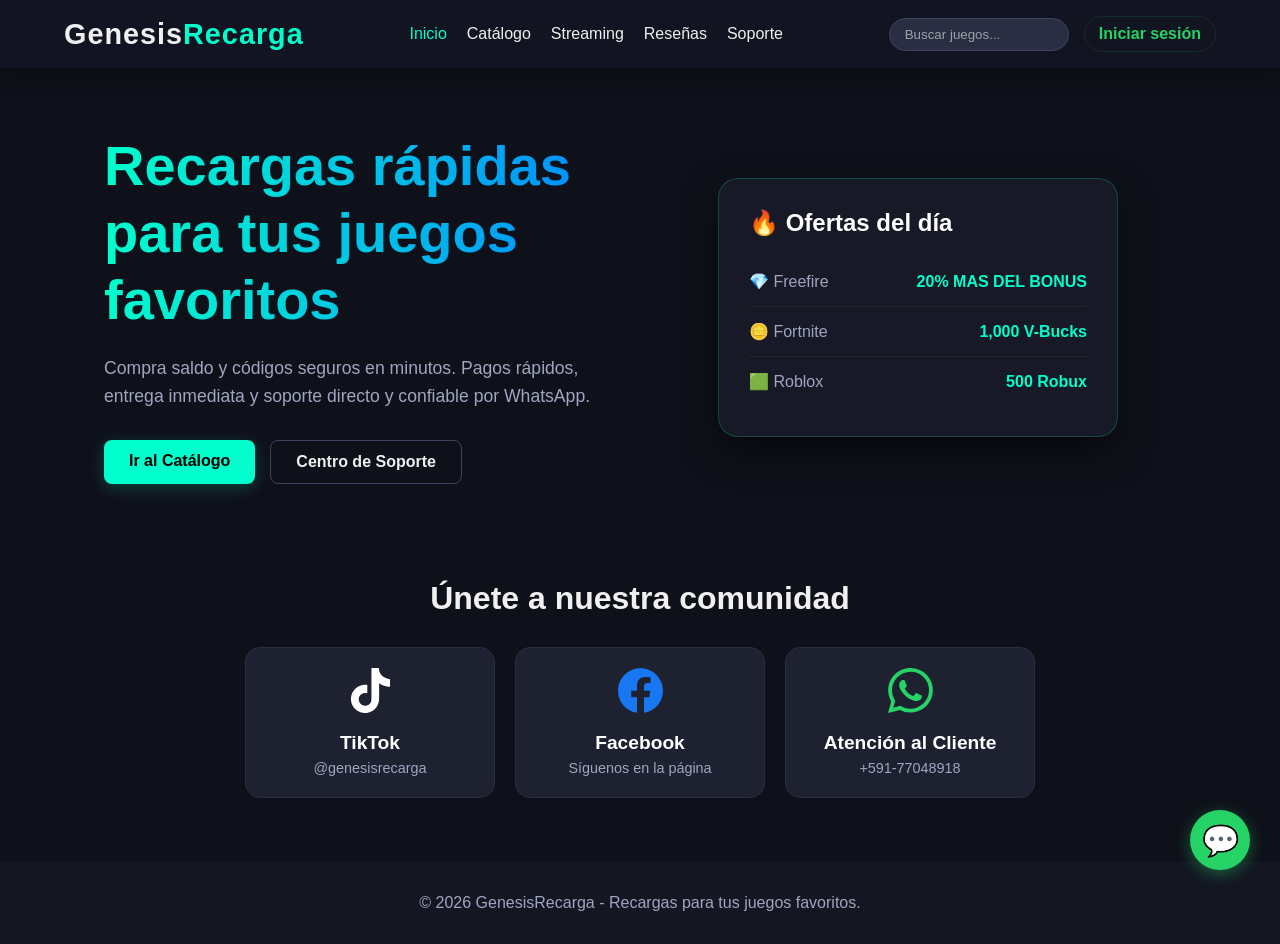
<file: index.html>
<!DOCTYPE html>
<html lang="es">
<head>
<meta charset="UTF-8">
<meta name="viewport" content="width=device-width, initial-scale=1.0">
<title>GenesisRecarga - Inicio</title>
<style>
    /* Estilos copiados de streaming.html / soporte.html (Unificación de Cabecera) */
    :root { --bg-color:#0f111a; --card-bg:#1e2130; --primary-color:#00ffcc; --primary-hover:#00ccaa; --text-light:#f0f0f0; --text-muted:#a0a5c0; }
    *{box-sizing:border-box;margin:0;padding:0;font-family:'Segoe UI',Tahoma,Geneva,Verdana,sans-serif}
    body{background-color:var(--bg-color);color:var(--text-light);display:flex;flex-direction:column;min-height:100vh;overflow-x:hidden}
    header{background-color:rgba(20,22,34,0.95);backdrop-filter:blur(10px);position:sticky;top:0;z-index:100;box-shadow:0 4px 20px rgba(0,0,0,0.4)}
    .navbar{display:flex;justify-content:space-between;align-items:center;padding:1rem 5%;max-width:1400px;margin:0 auto;flex-wrap:nowrap;gap:20px}
    .logo{font-size:1.8rem;font-weight:800;letter-spacing:1px;white-space:nowrap}
    .logo span{color:var(--primary-color)}
    .menu{display:flex;gap:20px;flex:1;justify-content:center}
    .menu a{color:var(--text-light);text-decoration:none;font-weight:500;transition:color .3s;white-space:nowrap}
    .menu a:hover{color:var(--primary-color)}
    .nav-right{display:flex;align-items:center;gap:15px;white-space:nowrap}
    .search{background-color:#2a2e42;border:1px solid #3d4360;color:white;padding:8px 15px;border-radius:20px;outline:none;transition:border-color .3s;width:180px}
    .search::placeholder{color:rgba(255,255,255,.55)}
    .search:focus{border-color:var(--primary-color);width:220px}
    .login-btn{padding:8px 14px;border-radius:20px;color:#25D366;font-weight:700;border:1px solid rgba(37,211,102,0.12);background:transparent;text-decoration:none;display:inline-flex;align-items:center;gap:8px}

    /* Estilos del Menú de Usuario Logueado (Heredado de Streaming) */
    .user-menu { display: none; align-items: center; gap: 10px; }
    .user-profile { display: flex; align-items: center; gap: 10px; background-color: #0b151e; padding: 6px 12px; border-radius: 8px; color: var(--primary-color); font-weight: 500; border: 1px solid #162a3c; }
    .user-icon { width: 20px; height: 20px; stroke: var(--primary-color); }
    .username-text { max-width: 100px; overflow: hidden; text-overflow: ellipsis; white-space: nowrap; text-decoration: none; color: var(--primary-color); }
    .logout-btn { background-color: transparent; border: 1px solid #162a3c; border-radius: 8px; padding: 6px 10px; color: #a0a5c0; cursor: pointer; display: flex; align-items: center; justify-content: center; transition: all 0.2s; }
    .logout-btn:hover { background-color: #1a2236; color: #fff; border-color: #2d3748; }
    .logout-icon { width: 20px; height: 20px; stroke: currentColor; }


    /* --- Estilos Específicos de Inicio --- */
    .hero {
        display: flex;
        align-items: center;
        justify-content: space-between;
        max-width: 1200px;
        margin: 0 auto;
        padding: 4rem 5%;
        gap: 40px;
        flex-wrap: wrap;
        flex: 1;
    }

    .hero-left {
        flex: 1;
        min-width: 300px;
        animation: fadeIn 1s ease-out;
    }

    .hero-left h1 {
        font-size: 3.5rem;
        line-height: 1.2;
        margin-bottom: 20px;
        background: linear-gradient(90deg, var(--primary-color), #0088ff);
        -webkit-background-clip: text;
        background-clip: text;
        color: transparent;
    }

    .hero-left p {
        font-size: 1.1rem;
        color: var(--text-muted);
        margin-bottom: 30px;
        max-width: 500px;
        line-height: 1.6;
    }

    .hero-buttons {
        display: flex;
        gap: 15px;
        flex-wrap: wrap;
    }

    .btn-primary, .btn-secondary {
        padding: 12px 25px;
        border-radius: 8px;
        font-weight: bold;
        text-decoration: none;
        text-align: center;
        transition: transform 0.3s, box-shadow 0.3s, background-color 0.3s;
    }

    .btn-primary {
        background-color: var(--primary-color);
        color: #000;
        box-shadow: 0 4px 15px rgba(0, 255, 204, 0.2);
    }

    .btn-primary:hover {
        background-color: var(--primary-hover);
        transform: translateY(-3px);
        box-shadow: 0 6px 20px rgba(0, 255, 204, 0.4);
    }

    .btn-secondary {
        background-color: transparent;
        color: var(--text-light);
        border: 1px solid #3d4360;
    }

    .btn-secondary:hover {
        background-color: #2a2e42;
        border-color: var(--primary-color);
        transform: translateY(-3px);
    }

    .hero-right {
        flex: 1;
        min-width: 300px;
        display: flex;
        justify-content: center;
        animation: slideIn 1s ease-out;
    }

    .hero-card {
        background: rgba(30, 33, 48, 0.6);
        backdrop-filter: blur(12px);
        border: 1px solid rgba(0, 255, 204, 0.2);
        border-radius: 20px;
        padding: 30px;
        width: 100%;
        max-width: 400px;
        box-shadow: 0 15px 35px rgba(0,0,0,0.5);
    }

    .hero-card h2 {
        font-size: 1.5rem;
        margin-bottom: 20px;
        color: white;
        display: flex;
        align-items: center;
        gap: 10px;
    }

    .hero-card ul {
        list-style: none;
    }

    .hero-card li {
        display: flex;
        justify-content: space-between;
        align-items: center;
        padding: 15px 0;
        border-bottom: 1px solid rgba(255,255,255,0.05);
    }

    .hero-card li:last-child {
        border-bottom: none;
    }

    .hero-card li span {
        color: var(--text-muted);
        display: flex;
        align-items: center;
        gap: 8px;
    }

    .hero-card li strong {
        color: var(--primary-color);
    }

    /* SECCIÓN REDES SOCIALES */
    .community-section {
        max-width: 1200px;
        margin: 2rem auto 4rem;
        padding: 0 5%;
        text-align: center;
    }

    .community-section h2 {
        font-size: 2rem;
        margin-bottom: 30px;
    }

    .social-grid {
        display: flex;
        justify-content: center;
        gap: 20px;
        flex-wrap: wrap;
    }

    .social-card {
        background-color: var(--card-bg);
        border: 1px solid #2a2e42;
        border-radius: 15px;
        padding: 20px;
        width: 250px;
        text-decoration: none;
        color: white;
        display: flex;
        flex-direction: column;
        align-items: center;
        gap: 15px;
        transition: transform 0.3s, border-color 0.3s, box-shadow 0.3s;
    }

    .social-card:hover {
        transform: translateY(-5px);
        box-shadow: 0 10px 25px rgba(0, 0, 0, 0.5);
    }

    .social-card.tiktok:hover { border-color: #ff0050; box-shadow: 0 10px 25px rgba(255, 0, 80, 0.2); }
    .social-card.facebook:hover { border-color: #1877F2; box-shadow: 0 10px 25px rgba(24, 119, 242, 0.2); }
    .social-card.whatsapp:hover { border-color: #25D366; box-shadow: 0 10px 25px rgba(37, 211, 102, 0.2); }

    .social-icon svg {
        width: 45px;
        height: 45px;
    }

    .social-text strong {
        display: block;
        font-size: 1.2rem;
        margin-bottom: 5px;
    }

    .social-text span {
        color: var(--text-muted);
        font-size: 0.9rem;
    }

    footer {
        text-align: center;
        padding: 2rem;
        background-color: #141622;
        color: var(--text-muted);
        margin-top: auto;
    }

    .whatsapp-bubble {
        position: fixed;
        bottom: 30px;
        right: 30px;
        background-color: #25D366;
        color: white;
        width: 60px;
        height: 60px;
        border-radius: 50%;
        display: flex;
        align-items: center;
        justify-content: center;
        font-size: 30px;
        box-shadow: 0 4px 15px rgba(37, 211, 102, 0.4);
        text-decoration: none;
        transition: transform 0.3s;
        z-index: 1000;
    }

    .whatsapp-bubble:hover {
        transform: scale(1.1);
    }

    @keyframes fadeIn {
        from { opacity: 0; transform: translateY(20px); }
        to { opacity: 1; transform: translateY(0); }
    }

    @keyframes slideIn {
        from { opacity: 0; transform: translateX(30px); }
        to { opacity: 1; transform: translateX(0); }
    }

    @media (max-width: 1100px) {
        .navbar { flex-wrap: wrap; justify-content: center; gap: 15px; }
        .menu { order: 3; width: 100%; justify-content: center; flex-wrap: wrap; }
        .search { width: 150px; }
    }

    @media (max-width: 768px) {
        .hero { flex-direction: column; text-align: center; padding: 2rem 5%; }
        .hero-left h1 { font-size: 2.5rem; }
        .hero-left p { margin: 0 auto 30px; }
        .hero-buttons { justify-content: center; }
        .nav-right { flex-direction: column; width: 100%; }
        .search { width: 100%; }
        .login-btn { margin-top: 10px; }
    }
</style>
</head>
<body>

<header>
    <div class="navbar">
        <div class="logo">Genesis<span>Recarga</span></div>
        <nav class="menu">
            <a href="index.html">Inicio</a>
            <a href="catalogo.html">Catálogo</a>
            <a href="streaming.html">Streaming</a>
            <a href="reseñas.html">Reseñas</a>
            <a href="soporte.html">Soporte</a>
        </nav>
        <div class="nav-right">
            <input class="search" type="text" placeholder="Buscar juegos...">
            
            <!-- Botón de Iniciar Sesión por defecto -->
            <a class="login-btn" id="loginBtn" href="login.html">Iniciar sesión</a>

            <!-- Menú de Usuario (Oculto por defecto) -->
            <div class="user-menu" id="userMenu">
                <div class="user-profile">
                    <!-- Icono de usuario simple -->
                    <svg class="user-icon" viewBox="0 0 24 24" fill="none" stroke-width="2" stroke-linecap="round" stroke-linejoin="round">
                        <path d="M20 21v-2a4 4 0 0 0-4-4H8a4 4 0 0 0-4 4v2"></path>
                        <circle cx="12" cy="7" r="4"></circle>
                    </svg>
                    <a class="username-text" id="displayUsername" href="perfil.html">Usuario</a>
                </div>
                <button class="logout-btn" id="logoutBtn" title="Cerrar sesión">
                    <!-- Icono de cerrar sesión similar a la imagen -->
                    <svg class="logout-icon" viewBox="0 0 24 24" fill="none" stroke-width="2" stroke-linecap="round" stroke-linejoin="round">
                        <path d="M9 21H5a2 2 0 0 1-2-2V5a2 2 0 0 1 2-2h4"></path>
                        <polyline points="16 17 21 12 16 7"></polyline>
                        <line x1="21" y1="12" x2="9" y2="12"></line>
                    </svg>
                </button>
            </div>

        </div>
    </div>
</header>

<section class="hero">
    <div class="hero-left">
        <h1>Recargas rápidas para tus juegos favoritos</h1>
        <p>Compra saldo y códigos seguros en minutos. Pagos rápidos, entrega inmediata y soporte directo y confiable por WhatsApp.</p>
        <div class="hero-buttons">
            <a class="btn-primary" href="catalogo.html">Ir al Catálogo</a>
            <a class="btn-secondary" href="soporte.html">Centro de Soporte</a>
        </div>
    </div>
    <div class="hero-right">
        <div class="hero-card">
            <h2>🔥 Ofertas del día</h2>
            <ul>
                <li><span>💎 Freefire</span><strong>20% MAS DEL BONUS</strong></li>
                <li><span>🪙 Fortnite</span><strong>1,000 V-Bucks</strong></li>
                <li><span>🟩 Roblox</span><strong>500 Robux</strong></li>
            </ul>
        </div>
    </div>
</section>

<section class="community-section">
    <h2>Únete a nuestra comunidad</h2>
    <div class="social-grid">
        <!-- Tarjeta TikTok -->
        <a href="https://www.tiktok.com/@genesisrecarga?_r=1&_t=ZS-97Ou3BXoVBC" target="_blank" class="social-card tiktok">
            <div class="social-icon">
                <svg fill="#ffffff" viewBox="0 0 24 24" xmlns="http://www.w3.org/2000/svg">
                    <path d="M12.525.02c1.31-.02 2.61-.01 3.91-.02.08 1.53.63 3.09 1.75 4.17 1.12 1.11 2.7 1.62 4.24 1.79v4.03c-1.44-.05-2.89-.35-4.2-.97-.57-.26-1.1-.59-1.62-.93-.01 2.92.01 5.84-.02 8.75-.08 1.4-.54 2.79-1.35 3.94-1.31 1.92-3.58 3.17-5.91 3.21-1.43.08-2.86-.31-4.08-1.03-2.02-1.19-3.44-3.37-3.65-5.71-.02-.5-.03-1-.01-1.49.18-1.9 1.12-3.72 2.58-4.96 1.66-1.44 3.98-2.13 6.15-1.72.02 1.48-.04 2.96-.04 4.44-.99-.32-2.15-.23-3.02.37-.63.41-1.11 1.04-1.36 1.75-.21.51-.15 1.07-.14 1.61.24 1.64 1.82 3.02 3.5 2.87 1.12-.01 2.19-.66 2.77-1.61.19-.33.4-.67.41-1.06.1-1.79.06-3.57.07-5.36.01-4.03-.01-8.05.02-12.07z"/>
                </svg>
            </div>
            <div class="social-text">
                <strong>TikTok</strong>
                <span>@genesisrecarga</span>
            </div>
        </a>

        <!-- Tarjeta Facebook -->
        <a href="https://www.facebook.com/profile.php?id=100088346080724" target="_blank" class="social-card facebook">
            <div class="social-icon">
                <svg fill="#1877F2" viewBox="0 0 24 24" xmlns="http://www.w3.org/2000/svg">
                    <path d="M24 12.073c0-6.627-5.373-12-12-12s-12 5.373-12 12c0 5.99 4.388 10.954 10.125 11.854v-8.385H7.078v-3.47h3.047V9.43c0-3.007 1.792-4.669 4.533-4.669 1.312 0 2.686.235 2.686.235v2.953H15.83c-1.491 0-1.956.925-1.956 1.874v2.25h3.328l-.532 3.47h-2.796v8.385C19.612 23.027 24 18.062 24 12.073z"/>
                </svg>
            </div>
            <div class="social-text">
                <strong>Facebook</strong>
                <span>Síguenos en la página</span>
            </div>
        </a>

        <!-- Tarjeta WhatsApp -->
        <a href="https://wa.me/59177048918" target="_blank" class="social-card whatsapp">
            <div class="social-icon">
                <svg fill="#25D366" viewBox="0 0 16 16" xmlns="http://www.w3.org/2000/svg">
                    <path d="M13.601 2.326A7.854 7.854 0 0 0 7.994 0C3.627 0 .068 3.558.064 7.926c-.003 1.396.366 2.76 1.057 3.965L0 16l4.204-1.102a7.933 7.933 0 0 0 3.79.965h.004c4.368 0 7.926-3.558 7.93-7.93A7.898 7.898 0 0 0 13.6 2.326zM7.994 14.521a6.573 6.573 0 0 1-3.356-.92l-.24-.144-2.494.654.666-2.433-.156-.251a6.56 6.56 0 0 1-1.007-3.505c.003-3.626 2.957-6.584 6.591-6.584a6.56 6.56 0 0 1 4.66 1.931 6.557 6.557 0 0 1 1.928 4.66c-.004 3.639-2.961 6.592-6.592 6.592zm3.615-4.934c-.197-.099-1.17-.578-1.353-.646-.182-.065-.315-.099-.445.099-.133.197-.513.646-.627.775-.114.133-.232.148-.43.05-.197-.1-.836-.308-1.592-.985-.59-.525-.985-1.175-1.103-1.372-.114-.198-.011-.304.088-.403.087-.088.197-.232.296-.346.1-.114.133-.198.198-.33.065-.134.034-.248-.015-.347-.05-.099-.445-1.076-.612-1.47-.16-.389-.323-.335-.445-.34-.114-.005-.247-.007-.38-.007a.729.729 0 0 0-.529.247c-.182.198-.691.677-.691 1.654 0 .977.71 1.916.81 2.049.098.133 1.394 2.132 3.383 2.992.47.205.84.326 1.129.418.475.152.904.129 1.246.08.38-.058 1.171-.48 1.338-.943.164-.464.164-.86.114-.943-.049-.084-.182-.133-.38-.232z"/>
                </svg>
            </div>
            <div class="social-text">
                <strong>Atención al Cliente</strong>
                <span>+591-77048918</span>
            </div>
        </a>
    </div>
</section>

<footer>
    © 2026 GenesisRecarga - Recargas para tus juegos favoritos.
</footer>

<a class="whatsapp-bubble" href="https://wa.me/59177048918" target="_blank" rel="noopener noreferrer" title="Chat WhatsApp">
    <span>💬</span>
</a>

<script>
    document.addEventListener("DOMContentLoaded", function() {
        // Obtenemos los elementos de la interfaz
        const loginBtn = document.getElementById("loginBtn");
        const userMenu = document.getElementById("userMenu");
        const displayUsername = document.getElementById("displayUsername");
        const logoutBtn = document.getElementById("logoutBtn");

        // Marcar la página actual en el menú
        let currentPage = window.location.pathname.split("/").pop();
        if (!currentPage || currentPage === "") currentPage = "index.html"; // Por defecto inicio
        document.querySelectorAll(".menu a").forEach(link => {
            if (link.getAttribute("href") === currentPage) {
                link.style.color = "var(--primary-color)";
            }
        });

        // Verificamos si hay un usuario guardado en localStorage
        const loggedUser = localStorage.getItem("gr_user");

        if (loggedUser) {
            // Si hay usuario, ocultamos el botón de iniciar sesión
            loginBtn.style.display = "none";
            // Mostramos el menú de usuario
            userMenu.style.display = "flex";
            // Acortamos el nombre si es muy largo y lo mostramos
            let displayName = loggedUser;
            if (displayName.length > 12) {
                 displayName = displayName.substring(0, 10) + "...";
            }
            displayUsername.textContent = displayName;
        }

        // Lógica para cerrar sesión
        logoutBtn.addEventListener("click", function() {
            // Removemos el usuario del localStorage
            localStorage.removeItem("gr_user");
            // Recargamos la página para volver al estado inicial
            window.location.reload();
        });
    });
</script>

</body>
</html>
</file>
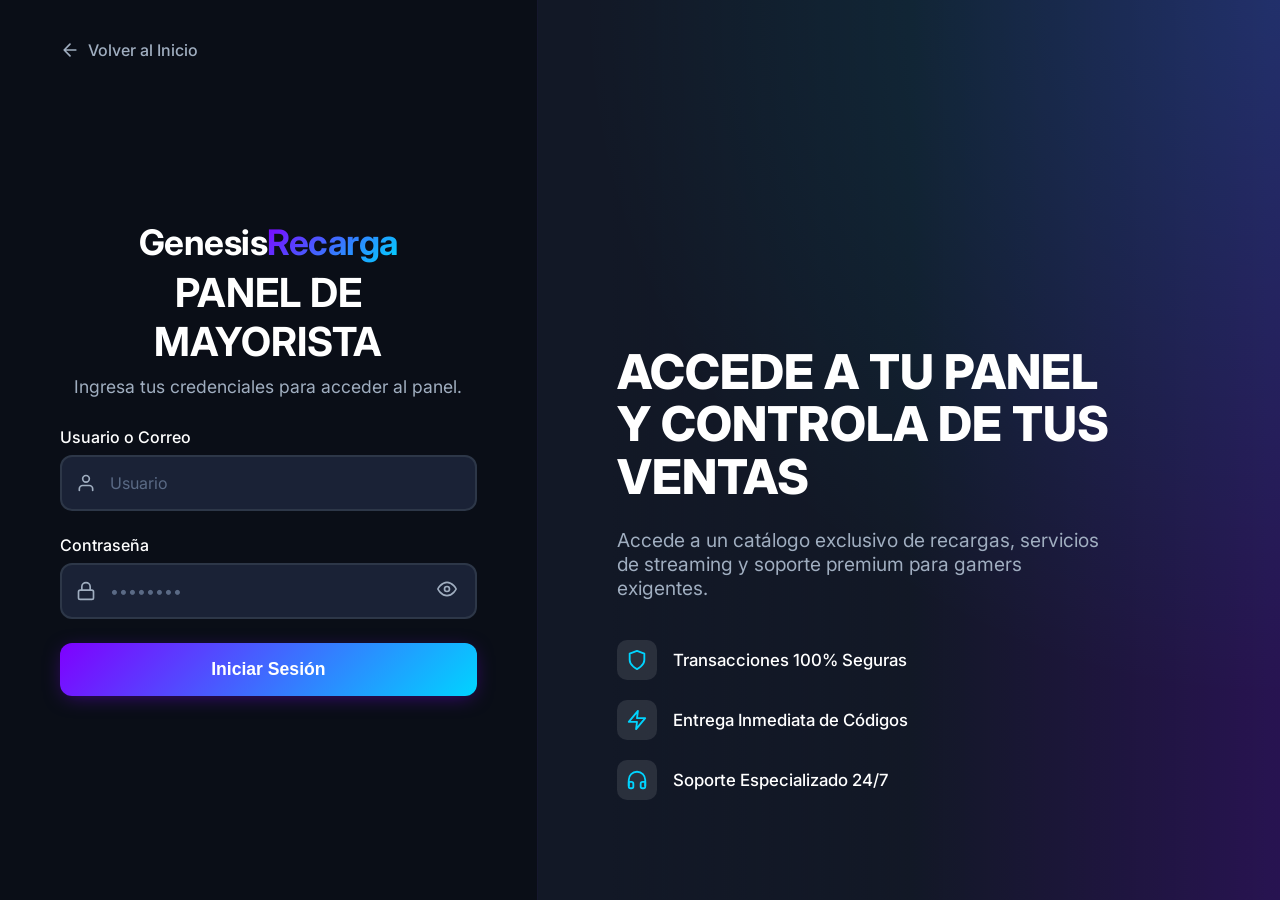
<file: login.html>
<!DOCTYPE html>
<html lang="es">
<head>
    <meta charset="UTF-8">
    <meta name="viewport" content="width=device-width, initial-scale=1.0">
    <title>Iniciar Sesión - GenesisRecarga</title>
    <!-- Usamos una fuente moderna (Inter) desde Google Fonts -->
    <link rel="preconnect" href="https://fonts.googleapis.com">
    <link rel="preconnect" href="https://fonts.gstatic.com" crossorigin>
    <link href="https://fonts.googleapis.com/css2?family=Inter:wght@400;500;600;700&display=swap" rel="stylesheet">
    
    <style>
        /* Variables de Color y Tema Moderno (Paleta Violeta/Cian) */
        :root {
            --bg-app: #0a0e17; /* Fondo principal muy oscuro */
            --bg-panel: #121826; /* Fondo del panel derecho */
            --text-primary: #ffffff;
            --text-secondary: #a0aec0;
            /* Gradiente principal para botones y acentos */
            --accent-gradient: linear-gradient(135deg, #7f00ff 0%, #00d4ff 100%); 
            --input-bg: #1a2236;
            --input-border: #2d3748;
            --input-focus: #7f00ff;
            --font-family: 'Inter', sans-serif;
        }

        /* Reset y Estilos Base */
        * { margin: 0; padding: 0; box-sizing: border-box; }
        body {
            font-family: var(--font-family);
            background-color: var(--bg-app);
            color: var(--text-primary);
            height: 100vh;
            display: flex;
            overflow-x: hidden;
        }

        /*--- Layout Principal (Pantalla Dividida) ---*/
        
        /* Lado Izquierdo: El Formulario */
        .login-section {
            flex: 1;
            display: flex;
            flex-direction: column;
            justify-content: center;
            padding: 100px 60px 40px 60px; /* Mayor padding superior (100px) para empujar todo hacia abajo */
            max-width: 600px;
            position: relative;
        }

        /* Enlace de "Volver" superior */
        .back-link {
            position: absolute;
            top: 40px;
            left: 60px;
            text-decoration: none;
            color: var(--text-secondary);
            display: flex;
            align-items: center;
            gap: 8px;
            font-weight: 500;
            transition: color 0.3s;
        }
        .back-link:hover { color: var(--text-primary); }

        /* Cabecera del Formulario */
        .login-header { 
            margin-bottom: 30px; 
            text-align: center; /* Centramos todo el contenedor */
        }
        .logo-text {
            font-size: 2.2rem; 
            font-weight: 700;
            margin-bottom: 5px; /* Reducimos drásticamente el espacio entre el logo y el título */
            letter-spacing: -0.5px;
        }
        
        .title-container {
             text-align: center; /* Alineamos el texto al medio (centro) */
        }

        .logo-highlight {
            background: var(--accent-gradient);
            -webkit-background-clip: text;
            background-clip: text; 
            -webkit-text-fill-color: transparent;
            color: transparent; 
        }
        .login-title {
            font-size: 2.5rem;
            font-weight: 700;
            margin-bottom: 10px;
        }
        .login-subtitle {
            color: var(--text-secondary);
            font-size: 1.1rem;
        }

        /* Estilos del Formulario */
        .form-group { margin-bottom: 24px; position: relative; }
        .form-label {
            display: block;
            margin-bottom: 8px;
            font-weight: 500;
            color: var(--text-primary);
        }
        .input-wrapper {
            position: relative;
            display: flex;
            align-items: center;
        }
        /* Iconos SVG dentro de los inputs */
        .input-icon {
            position: absolute;
            left: 16px;
            color: var(--text-secondary);
            pointer-events: none;
        }
        .form-input {
            width: 100%;
            padding: 16px 16px 16px 48px; /* Espacio a la izquierda para el icono */
            background-color: var(--input-bg);
            border: 2px solid var(--input-border);
            border-radius: 12px;
            color: var(--text-primary);
            font-size: 1rem;
            font-family: inherit;
            transition: all 0.3s ease;
        }
        .form-input::placeholder { color: #5a6a85; }
        .form-input:focus {
            outline: none;
            border-color: var(--input-focus);
            box-shadow: 0 0 0 4px rgba(127, 0, 255, 0.1); /* Halo al hacer foco */
        }
        
        /* Botón de Ojo para la contraseña */
        .toggle-password {
            position: absolute;
            right: 16px;
            background: none;
            border: none;
            color: var(--text-secondary);
            cursor: pointer;
            padding: 4px;
        }

        /* Opciones adicionales (Recordarme / Olvidé contraseña) */
        .form-options {
            display: flex;
            justify-content: space-between;
            align-items: center;
            margin-bottom: 30px;
            font-size: 0.95rem;
        }
        .checkbox-group {
            display: flex;
            align-items: center;
            gap: 8px;
            color: var(--text-secondary);
            cursor: pointer;
        }
        /* Checkbox personalizado */
        .custom-checkbox {
            width: 20px;
            height: 20px;
            border: 2px solid var(--input-border);
            background: var(--input-bg);
            border-radius: 6px;
            display: flex;
            align-items: center;
            justify-content: center;
            transition: all 0.2s;
        }
        #rememberMe:checked + .custom-checkbox {
            background: var(--accent-gradient);
            border-color: transparent;
        }
        /* Ocultamos el checkbox nativo */
        #rememberMe { display: none; } 
        
        .forgot-link {
            color: #00d4ff;
            text-decoration: none;
            font-weight: 500;
            transition: opacity 0.2s;
        }
        .forgot-link:hover { opacity: 0.8; }

        /* Botón Principal */
        .btn-login {
            width: 100%;
            padding: 16px;
            border: none;
            border-radius: 12px;
            background: var(--accent-gradient);
            color: white;
            font-size: 1.1rem;
            font-weight: 700;
            cursor: pointer;
            transition: transform 0.2s, box-shadow 0.2s;
            box-shadow: 0 4px 20px -5px rgba(127, 0, 255, 0.5);
        }
        .btn-login:hover {
            transform: translateY(-2px);
            box-shadow: 0 8px 25px -8px rgba(127, 0, 255, 0.7);
        }
        .btn-login:active { transform: translateY(0); }

        /* Mensajes de estado y notas */
        .status-message {
            margin-top: 20px;
            font-weight: 600;
            text-align: center;
            min-height: 24px;
        }
        .status-error { color: #ff4757; }
        .status-success { color: #2ed573; }

        /*--- Lado Derecho: Panel Visual ---*/
        .showcase-section {
            flex: 1.4; /* Un poco más ancho que el formulario */
            background-color: var(--bg-panel);
            /* Imagen de fondo temática (gaming/streaming) */
            background-image: linear-gradient(to right, var(--bg-panel) 10%, rgba(18, 24, 38, 0.6) 50%, rgba(127, 0, 255, 0.2) 100%), 
                              url('https://images.unsplash.com/photo-1542751371-adc38448a05e?ixlib=rb-4.0.3&auto=format&fit=crop&w=1350&q=80');
            background-size: cover;
            background-position: center;
            display: flex;
            flex-direction: column;
            justify-content: flex-end; /* Contenido alineado abajo */
            padding: 80px;
            position: relative;
            overflow: hidden;
        }

        /* Efecto de brillo en el borde derecho */
        .showcase-section::after {
            content: '';
            position: absolute;
            top: 0; left: 0; right: 0; bottom: 0;
            /* Un degradado radial sutil para dar profundidad */
            background: radial-gradient(circle at top right, rgba(0, 212, 255, 0.15), transparent 60%);
            pointer-events: none;
        }

        .showcase-content {
            position: relative;
            z-index: 2;
            max-width: 500px;
        }
        .showcase-title {
            font-size: 3rem;
            font-weight: 800;
            line-height: 1.1;
            margin-bottom: 24px;
        }
        .showcase-text {
            font-size: 1.2rem;
            color: var(--text-secondary);
            margin-bottom: 40px;
        }

        /* Lista de características con iconos */
        .feature-list { list-style: none; }
        .feature-item {
            display: flex;
            align-items: center;
            gap: 16px;
            margin-bottom: 20px;
            font-weight: 500;
            font-size: 1.05rem;
        }
        .feature-icon {
            width: 40px;
            height: 40px;
            background: rgba(255,255,255,0.1);
            border-radius: 10px;
            display: flex;
            align-items: center;
            justify-content: center;
            color: #00d4ff; /* Color cian para los iconos de la derecha */
        }

        /* Responsive Design */
        @media (max-width: 992px) {
            body { flex-direction: column; height: auto; }
            .login-section, .showcase-section { flex: auto; width: 100%; padding: 40px 30px; }
            .showcase-section { padding-bottom: 60px; min-height: 500px; justify-content: center;}
            .back-link { top: 20px; left: 30px; }
            .showcase-title { font-size: 2.2rem; }
        }
    </style>
</head>
<body>

    <!-- Sección Izquierda: Formulario de Login -->
    <main class="login-section">
        <!-- Enlace superior tipo "Volver" -->
        <a href="index.html" class="back-link">
            <svg xmlns="http://www.w3.org/2000/svg" width="20" height="20" viewBox="0 0 24 24" fill="none" stroke="currentColor" stroke-width="2" stroke-linecap="round" stroke-linejoin="round"><path d="M19 12H5M12 19l-7-7 7-7"/></svg>
            Volver al Inicio
        </a>

        <div class="login-header">
            <!-- Logo centrado y con mayor espacio superior -->
            <div class="logo-text">Genesis<span class="logo-highlight">Recarga</span></div>
            
            <!-- Contenedor del título a la izquierda -->
            <div class="title-container">
                <h1 class="login-title">PANEL DE MAYORISTA</h1>
                <p class="login-subtitle">Ingresa tus credenciales para acceder al panel.</p>
            </div>
        </div>

        <form id="loginForm">
            <!-- Campo Usuario -->
            <div class="form-group">
                <label for="username" class="form-label">Usuario o Correo</label>
                <div class="input-wrapper">
                    <!-- Icono de Usuario SVG -->
                    <svg class="input-icon" xmlns="http://www.w3.org/2000/svg" width="20" height="20" viewBox="0 0 24 24" fill="none" stroke="currentColor" stroke-width="2" stroke-linecap="round" stroke-linejoin="round"><path d="M20 21v-2a4 4 0 0 0-4-4H8a4 4 0 0 0-4 4v2"></path><circle cx="12" cy="7" r="4"></circle></svg>
                    <input type="text" id="username" name="username" class="form-input" placeholder="Usuario" autocomplete="username" required>
                </div>
            </div>

            <!-- Campo Contraseña -->
            <div class="form-group">
                <label for="password" class="form-label">Contraseña</label>
                <div class="input-wrapper">
                    <!-- Icono de Candado SVG -->
                    <svg class="input-icon" xmlns="http://www.w3.org/2000/svg" width="20" height="20" viewBox="0 0 24 24" fill="none" stroke="currentColor" stroke-width="2" stroke-linecap="round" stroke-linejoin="round"><rect x="3" y="11" width="18" height="11" rx="2" ry="2"></rect><path d="M7 11V7a5 5 0 0 1 10 0v4"></path></svg>
                    <input type="password" id="password" name="password" class="form-input" placeholder="••••••••" autocomplete="current-password" required>
                    <!-- Botón para mostrar/ocultar contraseña -->
                    <button type="button" class="toggle-password" id="togglePasswordBtn">
                        <!-- Icono de Ojo SVG -->
                        <svg xmlns="http://www.w3.org/2000/svg" width="20" height="20" viewBox="0 0 24 24" fill="none" stroke="currentColor" stroke-width="2" stroke-linecap="round" stroke-linejoin="round" class="feather feather-eye"><path d="M1 12s4-8 11-8 11 8 11 8-4 8-11 8-11-8-11-8z"></path><circle cx="12" cy="12" r="3"></circle></svg>
                    </button>
                </div>
            </div>

            <button class="btn-login" type="submit">Iniciar Sesión</button>

            <!-- Área de mensajes de estado -->
            <div id="status" class="status-message" aria-live="polite"></div>
        </form>
    </main>

    <!-- Sección Derecha: Panel Visual y Marketing -->
    <aside class="showcase-section">
        <div class="showcase-content">
            <h2 class="showcase-title">ACCEDE A TU PANEL Y CONTROLA DE TUS VENTAS</h2>
            <p class="showcase-text">Accede a un catálogo exclusivo de recargas, servicios de streaming y soporte premium para gamers exigentes.</p>

            <ul class="feature-list">
                <li class="feature-item">
                    <div class="feature-icon">
                        <!-- Icono de Escudo -->
                        <svg xmlns="http://www.w3.org/2000/svg" width="22" height="22" viewBox="0 0 24 24" fill="none" stroke="currentColor" stroke-width="2" stroke-linecap="round" stroke-linejoin="round"><path d="M12 22s8-4 8-10V5l-8-3-8 3v7c0 6 8 10 8 10z"/></svg>
                    </div>
                    Transacciones 100% Seguras
                </li>
                <li class="feature-item">
                    <div class="feature-icon">
                         <!-- Icono de Rayo -->
                        <svg xmlns="http://www.w3.org/2000/svg" width="22" height="22" viewBox="0 0 24 24" fill="none" stroke="currentColor" stroke-width="2" stroke-linecap="round" stroke-linejoin="round"><polygon points="13 2 3 14 12 14 11 22 21 10 12 10 13 2"/></svg>
                    </div>
                    Entrega Inmediata de Códigos
                </li>
                 <li class="feature-item">
                    <div class="feature-icon">
                         <!-- Icono de Auriculares/Soporte -->
                        <svg xmlns="http://www.w3.org/2000/svg" width="22" height="22" viewBox="0 0 24 24" fill="none" stroke="currentColor" stroke-width="2" stroke-linecap="round" stroke-linejoin="round"><path d="M3 18v-6a9 9 0 0 1 18 0v6"/><path d="M21 19a2 2 0 0 1-2 2h-1a2 2 0 0 1-2-2v-3a2 2 0 0 1 2-2h3zM3 19a2 2 0 0 0 2 2h1a2 2 0 0 0 2-2v-3a2 2 0 0 0-2-2H3z"/></svg>
                    </div>
                    Soporte Especializado 24/7
                </li>
            </ul>
        </div>
    </aside>

<script>
// Script para mostrar/ocultar contraseña
const toggleBtn = document.getElementById('togglePasswordBtn');
const passwordInput = document.getElementById('password');
const eyeIcon = toggleBtn.innerHTML;
// Icono de ojo tachado para cuando se muestra la contraseña
const eyeOffIcon = '<svg xmlns="http://www.w3.org/2000/svg" width="20" height="20" viewBox="0 0 24 24" fill="none" stroke="currentColor" stroke-width="2" stroke-linecap="round" stroke-linejoin="round"><path d="M17.94 17.94A10.07 10.07 0 0 1 12 20c-7 0-11-8-11-8a18.45 18.45 0 0 1 5.06-5.94M9.9 4.24A9.12 9.12 0 0 1 12 4c7 0 11 8 11 8a18.5 18.5 0 0 1-2.16 3.19m-6.72-1.07a3 3 0 1 1-4.24-4.24"></path><line x1="1" y1="1" x2="23" y2="23"></line></svg>';

toggleBtn.addEventListener('click', function() {
    const type = passwordInput.getAttribute('type') === 'password' ? 'text' : 'password';
    passwordInput.setAttribute('type', type);
    this.innerHTML = type === 'text' ? eyeOffIcon : eyeIcon;
});

// Script Lógico de Login
document.getElementById('loginForm').addEventListener('submit', async function(e){
    e.preventDefault();
    const userInput = document.getElementById('username');
    const passInput = document.getElementById('password');
    const user = userInput.value.trim();
    const pass = passInput.value;
    const status = document.getElementById('status');

    // Limpiar estados previos
    status.className = 'status-message';
    userInput.style.borderColor = '';
    passInput.style.borderColor = '';

    if(!user || !pass){
        status.textContent = 'Por favor, completa el usuario y la contraseña.';
        status.classList.add('status-error');
        if(!user) userInput.style.borderColor = '#ff4757';
        if(!pass) passInput.style.borderColor = '#ff4757';
        return; 
    }

    status.textContent = 'Verificando credenciales...';
    status.style.color = 'var(--text-secondary)';

    try{
        const dbRoot = 'https://pagina-4bb60-default-rtdb.firebaseio.com';
        
        // BUSCAR EN LA RUTA PRINCIPAL DEL USUARIO EN FIREBASE
        // Ejemplo: Consulta en https://pagina-4bb60-default-rtdb.firebaseio.com/LOGIN/JUAN.json
        const url = `${dbRoot}/LOGIN/${encodeURIComponent(user)}.json`;

        const resp = await fetch(url);
        
        if(!resp.ok){ 
            throw new Error('Error de red o base de datos inaccesible');
        }
        
        // Retorna el objeto del usuario (ej: { "CONTRASEÑA": "233222", "SALDO": 500 })
        const userData = await resp.json();

        // Verificamos si el usuario (nodo) existe en Firebase
        if(userData === null){
            status.textContent = 'Usuario no encontrado.';
            status.classList.add('status-error');
            userInput.style.borderColor = '#ff4757';
            return;
        }

        // Verificamos si la propiedad CONTRASEÑA existe y si coincide con lo ingresado
        // Convertimos ambas a String para evitar errores si la contraseña guardada es numérica (ej: 233222)
        if(userData.CONTRASEÑA !== undefined && String(userData.CONTRASEÑA) === String(pass)){
            status.textContent = '¡Acceso correcto! Redirigiendo...';
            status.classList.add('status-success');
            userInput.style.borderColor = '#2ed573';
            passInput.style.borderColor = '#2ed573';

            // Guardar sesión actual
            try{ localStorage.setItem('gr_user', user); }catch(e){}
            
            setTimeout(()=> window.location.href = 'index.html', 1500);
        } else {
            status.textContent = 'Contraseña incorrecta.';
            status.classList.add('status-error');
            passInput.style.borderColor = '#ff4757';
            passInput.value = ''; // Limpiar campo de contraseña por seguridad
        }

    }catch(err){
        console.error(err);
        status.textContent = 'Error de conexión. Intenta más tarde.';
        status.classList.add('status-error');
    }
});
</script>

</body>
</html>
</file>
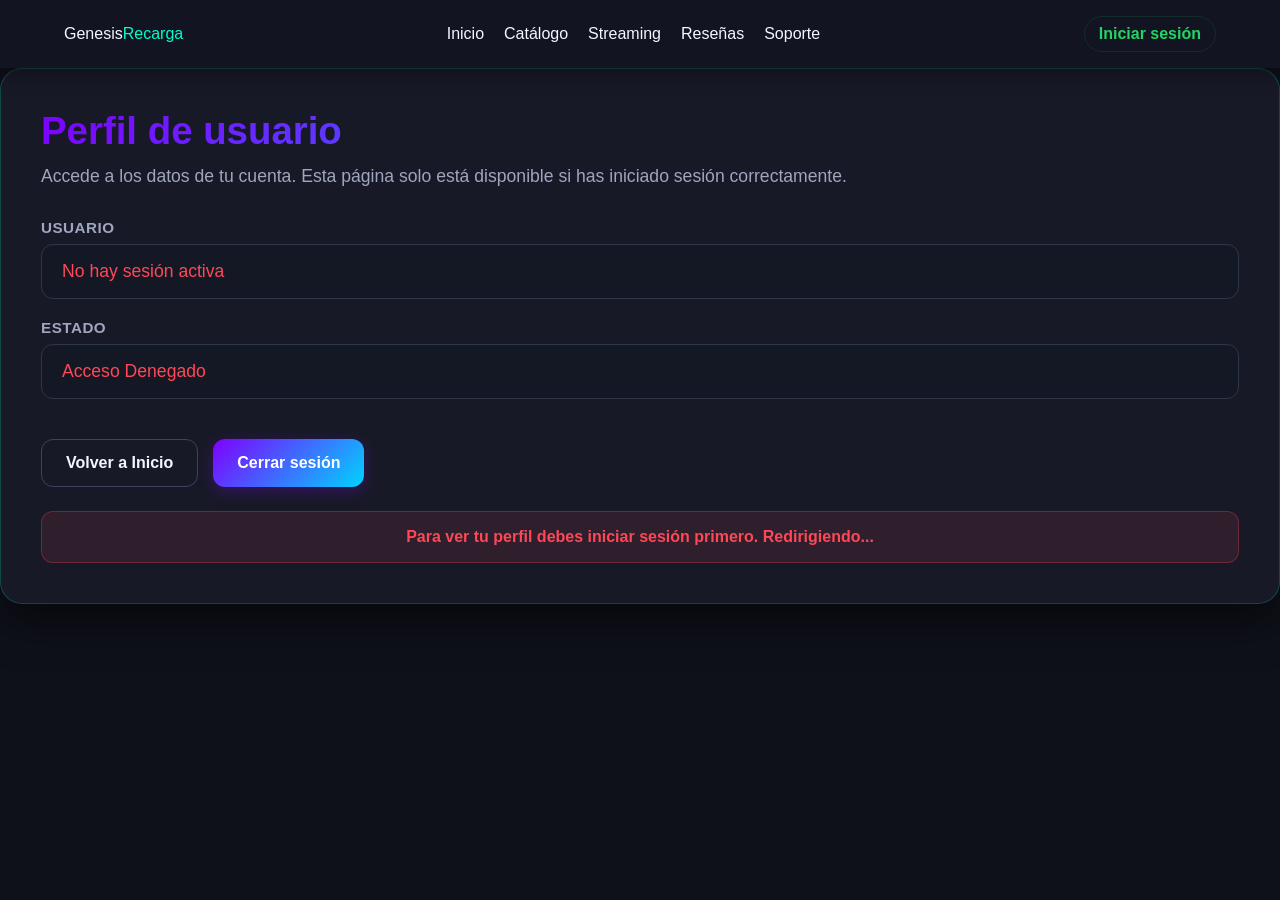
<file: perfil.html>
<!DOCTYPE html>
<html lang="es">
<head>
<meta charset="UTF-8">
<meta name="viewport" content="width=device-width, initial-scale=1.0">
<title>GenesisRecarga - Perfil</title>
<style>
    :root {
        --bg-color: #0f111a;
        --card-bg: #1e2130;
        --primary-color: #00ffcc;
        --primary-hover: #00ccaa;
        --text-light: #f4f7ff;
        --text-muted: #a0a5c0;
        --accent-gradient: linear-gradient(135deg, #7f00ff 0%, #00d4ff 100%);
    }

    * {
        box-sizing: border-box;
        margin: 0;
        padding: 0;
        font-family: 'Segoe UI', Tahoma, Geneva, Verdana, sans-serif;
    }

    body {
        background-color: var(--bg-color);
        color: var(--text-light);
        display: flex;
        flex-direction: column;
        min-height: 100vh;
        overflow-x: hidden;
    }

    header {
        background-color: rgba(20, 22, 34, 0.95);
        backdrop-filter: blur(10px);
        position: sticky;
        top: 0;
        z-index: 100;
        box-shadow: 0 4px 20px rgba(0, 0, 0, 0.4);
    }

    .navbar {
        display: flex;
        justify-content: space-between;
        align-items: center;
        padding: 1rem 5%;
        max-width: 1400px;
        margin: 0 auto;
        flex-wrap: nowrap;
        gap: 20px;
    }A

    .logo {
        font-size: 1.8rem;
        font-weight: 800;
        letter-spacing: 1px;
        white-space: nowrap;
    }

    .logo span { color: var(--primary-color); }

    .menu {
        display: flex;
        gap: 20px;
        flex: 1;
        justify-content: center;
    }

    .menu a {
        color: var(--text-light);
        text-decoration: none;
        font-weight: 500;
        transition: color 0.3s;
        white-space: nowrap;
    }

    .menu a:hover { color: var(--primary-color); }

    .nav-right {
        display: flex;
        align-items: center;
        gap: 15px;
        white-space: nowrap;
    }

    .search {
        background-color: #2a2e42;
        border: 1px solid #3d4360;
        color: white;
        padding: 8px 15px;
        border-radius: 20px;
        outline: none;
        transition: border-color 0.3s;
        width: 180px;
    }

    .search:focus {
        border-color: var(--primary-color);
        width: 220px;
    }

    .login-btn {
        padding: 8px 14px;
        border-radius: 20px;
        color: #25D366;
        font-weight: bold;
        border: 1px solid rgba(37, 211, 102, 0.12);
        background: transparent;
        text-decoration: none;
        display: inline-flex;
        align-items: center;
        gap: 8px;
        transition: transform 0.2s, background-color 0.2s;
    }

    .user-menu {
        display: none;
        align-items: center;
        gap: 10px;
    }

    .user-profile {
        display: flex;
        align-items: center;
        gap: 10px;
        background-color: #0b151e;
        padding: 6px 12px;
        border-radius: 8px;
        color: var(--primary-color);
        font-weight: 500;
        border: 1px solid #162a3c;
    }

    .user-icon { width: 20px; height: 20px; stroke: var(--primary-color); }
    
    .username-text {
        max-width: 100px;
        overflow: hidden;
        text-overflow: ellipsis;
        white-space: nowrap;
        color: var(--primary-color);
        text-decoration: none;
    }

    .logout-btn {
        background-color: transparent;
        border: 1px solid #162a3c;
        border-radius: 8px;
        padding: 6px 10px;
        color: #a0a5c0;
        cursor: pointer;
        display: flex;
        align-items: center;
        justify-content: center;
        transition: all 0.2s;
    }

    .logout-btn:hover { background-color: #1a2236; color: #fff; border-color: #2d3748; }
    .logout-icon { width: 20px; height: 20px; stroke: currentColor; }

    .profile-container { 
        max-width: 800px; 
        margin: 60px auto; 
        padding: 0 20px; 
        flex: 1;
        width: 100%;
        animation: fadeIn 0.5s ease-out;
    }

    .card { 
        background: rgba(30, 33, 48, 0.6); 
        backdrop-filter: blur(12px);
        border: 1px solid rgba(0,255,204,0.2); 
        border-radius: 22px; 
        padding: 40px; 
        box-shadow: 0 20px 40px rgba(0,0,0,0.5); 
    }

    .card h1 { 
        font-size: clamp(2rem, 3vw, 2.8rem); 
        margin-bottom: 10px; 
        background: var(--accent-gradient);
        -webkit-background-clip: text;
        background-clip: text;
        color: transparent;
    }

    .card p { color: var(--text-muted); margin-bottom: 30px; font-size: 1.1rem; line-height: 1.5; }

    .profile-data { display: grid; gap: 20px; }
    
    .profile-item { display: grid; gap: 8px; }
    .profile-item label { color: var(--text-muted); font-size: .95rem; font-weight: 600; text-transform: uppercase; letter-spacing: 0.5px;}
    .profile-item span { 
        background: #141824; 
        padding: 16px 20px; 
        border-radius: 12px; 
        border: 1px solid #2d3748; 
        color: var(--text-light); 
        font-size: 1.1rem; 
        font-weight: 500;
    }

    .actions { display: flex; flex-wrap: wrap; gap: 15px; margin-top: 40px; }
    
    .btn { 
        display: inline-flex; 
        align-items: center; 
        justify-content: center; 
        padding: 14px 24px; 
        border-radius: 12px; 
        border: none; 
        text-decoration: none; 
        font-weight: 700; 
        font-size: 1rem;
        transition: transform .2s, box-shadow .2s; 
        cursor: pointer;
    }

    .btn-primary { 
        background: var(--accent-gradient); 
        color: white; 
        box-shadow: 0 4px 15px rgba(127, 0, 255, 0.3);
    }
    .btn-primary:hover { transform: translateY(-3px); box-shadow: 0 6px 20px rgba(127, 0, 255, 0.5); }

    .btn-secondary { 
        background: transparent; 
        color: var(--text-light); 
        border: 1px solid #3d4360; 
    }
    .btn-secondary:hover { background: #2a2e42; border-color: var(--primary-color); transform: translateY(-3px); }

    .status { 
        margin-top: 24px; 
        padding: 16px 20px; 
        border-radius: 12px; 
        background: rgba(255, 71, 87, 0.1); 
        border: 1px solid rgba(255, 71, 87, 0.3); 
        color: #ff4757; 
        font-weight: 600;
        text-align: center;
    }

    @keyframes fadeIn {
        from { opacity: 0; transform: translateY(20px); }
        to { opacity: 1; transform: translateY(0); }
    }

    @media (max-width: 900px) {
        .navbar { flex-wrap: wrap; justify-content: center; }
        .menu { order: 3; width: 100%; justify-content: center; }
        .search { width: 100%; }
        .nav-right { width: 100%; flex-direction: column; gap: 10px; margin-top: 10px;}
        .user-menu { justify-content: center; }
    }
</style>
</head>
<body>

<header>
    <div class="navbar">
        <div class="logo">Genesis<span>Recarga</span></div>
        <nav class="menu">
            <a href="index.html">Inicio</a>
            <a href="catalogo.html">Catálogo</a>
            <a href="streaming.html">Streaming</a>
            <a href="reseñas.html">Reseñas</a>
            <a href="soporte.html">Soporte</a>
        </nav>
        <div class="nav-right">
         
            
            <a class="login-btn" id="loginBtn" href="login.html">Iniciar sesión</a>
            
            <div class="user-menu" id="userMenu">
                <div class="user-profile">
                    <svg class="user-icon" viewBox="0 0 24 24" fill="none" stroke-width="2" stroke-linecap="round" stroke-linejoin="round">
                        <path d="M20 21v-2a4 4 0 0 0-4-4H8a4 4 0 0 0-4 4v2"></path>
                        <circle cx="12" cy="7" r="4"></circle>
                    </svg>
                    <!-- El nombre ahora es un enlace al perfil -->
                    <a class="username-text" id="displayUsername" href="perfil.html">Usuario</a>
                </div>
                <button class="logout-btn" id="logoutBtn" title="Cerrar sesión">
                    <svg class="logout-icon" viewBox="0 0 24 24" fill="none" stroke-width="2" stroke-linecap="round" stroke-linejoin="round">
                        <path d="M9 21H5a2 2 0 0 1-2-2V5a2 2 0 0 1 2-2h4"></path>
                        <polyline points="16 17 21 12 16 7"></polyline>
                        <line x1="21" y1="12" x2="9" y2="12"></line>
                    </svg>
                </button>
            </div>
        </div>
    </div>
</header>

<main>
    <div class="card">
        <h1>Perfil de usuario</h1>
        <p>Accede a los datos de tu cuenta. Esta página solo está disponible si has iniciado sesión correctamente.</p>
        <div class="profile-data">
            <div class="profile-item">
                <label>Usuario</label>
                <span id="profileUsername">Cargando...</span>
            </div>
            <div class="profile-item">
                <label>Estado</label>
                <span id="profileStatus">Verificando sesión...</span>
            </div>
        </div>
        <div class="actions">
            <a href="index.html" class="btn btn-secondary">Volver a Inicio</a>
            <button id="logoutProfile" class="btn btn-primary" type="button">Cerrar sesión</button>
        </div>
        <div id="profileMessage" class="status" style="display:none;"></div>
    </div>
</main>

<script>
    document.addEventListener('DOMContentLoaded', function() {
        
        // Elementos de la cabecera
        const loginBtn = document.getElementById("loginBtn");
        const userMenu = document.getElementById("userMenu");
        const displayUsername = document.getElementById("displayUsername");
        const logoutBtn = document.getElementById("logoutBtn");
        
        // Elementos del perfil
        const profileUsername = document.getElementById('profileUsername');
        const profileStatus = document.getElementById('profileStatus');
        const profileMessage = document.getElementById('profileMessage');
        const logoutProfile = document.getElementById('logoutProfile');
        
        // Verificamos si existe la sesión en localStorage
        const storedUser = localStorage.getItem('gr_user');

        // Lógica de Autenticación
        if (!storedUser) {
            // Si NO está logueado
            
            // Cabecera
            loginBtn.style.display = "inline-flex";
            userMenu.style.display = "none";
            
            // Perfil: Mostramos advertencia y redirigimos
            profileUsername.textContent = 'No hay sesión activa';
            profileUsername.style.color = '#ff4757';
            profileStatus.textContent = 'Acceso Denegado';
            profileStatus.style.color = '#ff4757';
            
            profileMessage.textContent = 'Para ver tu perfil debes iniciar sesión primero. Redirigiendo...';
            profileMessage.style.display = 'block';
            
            // Redirigir al login después de 1.5 segundos
            setTimeout(function() {
                window.location.href = 'login.html';
            }, 1500);
            
        } else {
            // Si SÍ está logueado
            
            // Configurar Cabecera
            loginBtn.style.display = "none";
            userMenu.style.display = "flex";
            let displayName = storedUser;
            if (displayName.length > 12) {
                 displayName = displayName.substring(0, 10) + "...";
            }
            displayUsername.textContent = displayName;
            
            // Configurar datos del Perfil
            profileUsername.textContent = storedUser;
            profileStatus.textContent = 'Activo / Verificado';
            profileStatus.style.color = '#2ed573'; // Verde para éxito
        }

        // Funciones para cerrar sesión (Tanto en cabecera como en el botón del perfil)
        function performLogout() {
            localStorage.removeItem('gr_user');
            // Opcional: También limpiar "Recordarme" si deseas forzar olvido completo al salir
            // localStorage.removeItem('gr_user_remember'); 
            window.location.href = 'login.html';
        }

        if(logoutBtn) logoutBtn.addEventListener('click', performLogout);
        if(logoutProfile) logoutProfile.addEventListener('click', performLogout);
    });
</script>

</body>
</html>
</file>
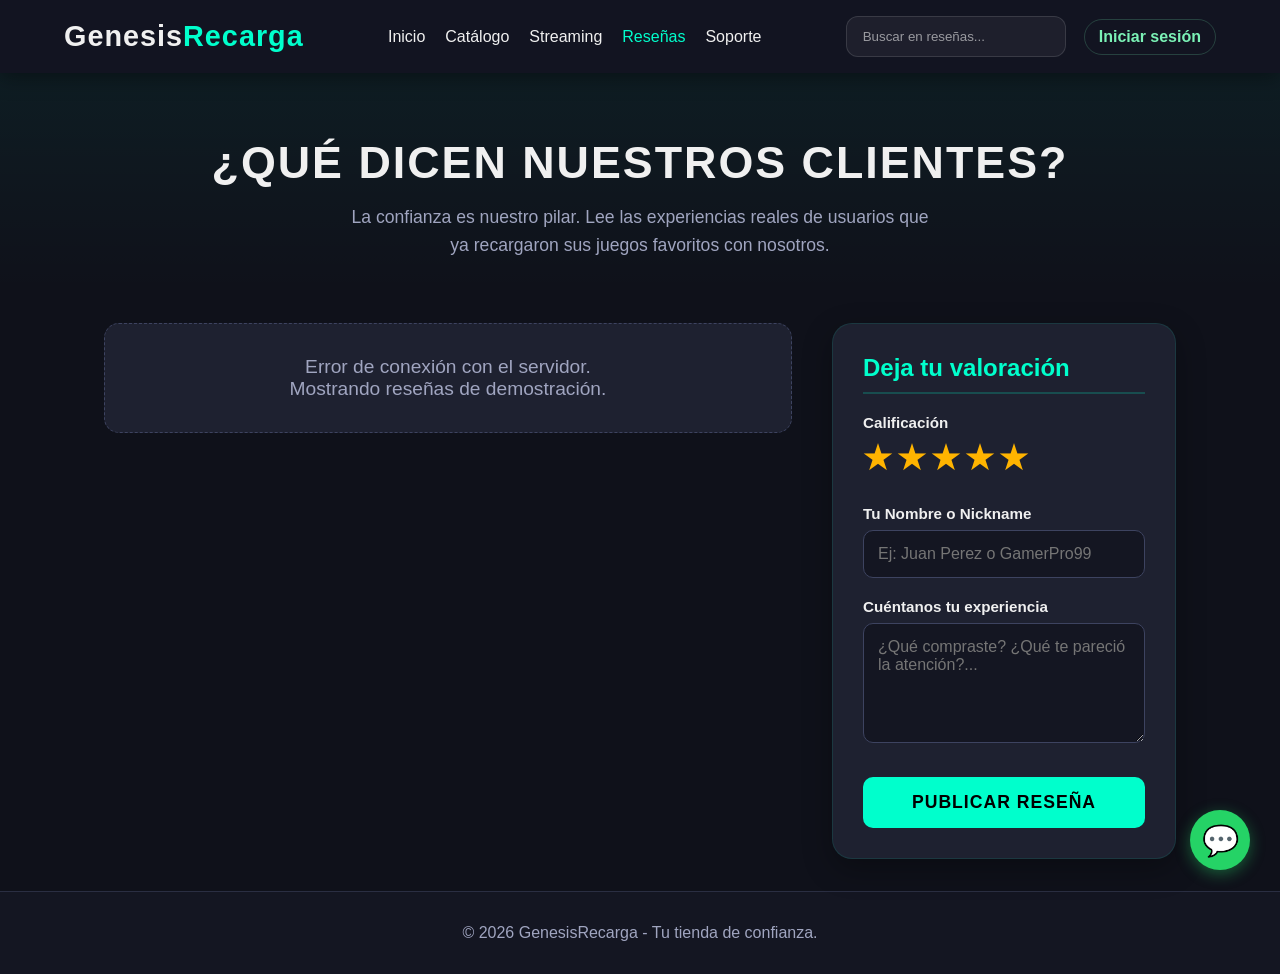
<file: reseñas.html>
<!DOCTYPE html>
<html lang="es">
<head>
<meta charset="UTF-8">
<meta name="viewport" content="width=device-width, initial-scale=1.0">
<title>GenesisRecarga - Reseñas de Clientes</title>
<style>
    /* Estilos Generales (Heredados del Catálogo) */
    :root {
        --bg-color: #0f111a;
        --card-bg: #1e2130;
        --primary-color: #00ffcc;
        --primary-hover: #00ccaa;
        --text-light: #f0f0f0;
        --text-muted: #a0a5c0;
        --star-color: #ffb400;
        --card-border: rgba(0, 255, 204, 0.1);
    }

    * {
        box-sizing: border-box;
        margin: 0;
        padding: 0;
        font-family: 'Segoe UI', Tahoma, Geneva, Verdana, sans-serif;
    }

    body {
        background-color: var(--bg-color);
        color: var(--text-light);
        display: flex;
        flex-direction: column;
        min-height: 100vh;
    }

    /* Navegación */
    header {
        background-color: rgba(20, 22, 34, 0.95);
        backdrop-filter: blur(10px);
        position: sticky;
        top: 0;
        z-index: 100;
        box-shadow: 0 4px 20px rgba(0, 0, 0, 0.4);
    }

    .navbar {
        display: flex;
        justify-content: space-between;
        align-items: center;
        padding: 1rem 5%;
        max-width: 1400px;
        margin: 0 auto;
        flex-wrap: nowrap;
        gap: 20px;
    }

    .logo {
        font-size: 1.8rem;
        font-weight: 800;
        letter-spacing: 1px;
        white-space: nowrap;
    }

    .logo span {
        color: var(--primary-color);
    }

    .menu {
        display: flex;
        gap: 20px;
        flex: 1;
        justify-content: center;
    }

    .menu a {
        color: var(--text-light);
        text-decoration: none;
        font-weight: 500;
        transition: color 0.3s;
        white-space: nowrap;
    }

    .menu a:hover {
        color: var(--primary-color);
    }

    .nav-right {
        display: flex;
        gap: 18px;
        align-items: center;
    }

    .search {
        background: rgba(255, 255, 255, 0.05);
        border: 1px solid rgba(255, 255, 255, 0.12);
        border-radius: 12px;
        padding: 12px 16px;
        color: #eef2ff;
        width: 220px;
    }

    .search::placeholder {
        color: rgba(255, 255, 255, 0.55);
    }

    .login-btn {
        padding: 8px 14px;
        border-radius: 20px;
        color: #7bf2b6;
        font-weight: 700;
        border: 1px solid rgba(123, 242, 182, 0.2);
        background: transparent;
        text-decoration: none;
        display: inline-flex;
        align-items: center;
        gap: 8px;
    }

    /* --- Estilos del Menú de Usuario Logueado --- */
    .user-menu {
        display: none; /* Oculto por defecto */
        align-items: center;
        gap: 10px;
    }

    .user-profile {
        display: flex;
        align-items: center;
        gap: 10px;
        background-color: #0b151e; /* Fondo oscuro sutil */
        padding: 6px 12px;
        border-radius: 8px;
        color: var(--primary-color); /* Texto en cian */
        font-weight: 500;
        border: 1px solid #162a3c;
    }

    .user-icon {
        width: 20px;
        height: 20px;
        stroke: var(--primary-color);
    }
    
    .username-text {
        max-width: 100px; /* Limita el ancho del texto */
        overflow: hidden;
        text-overflow: ellipsis; /* Agrega puntos suspensivos si es muy largo */
        white-space: nowrap;
        text-decoration: none;
        color: var(--primary-color);
    }

    .logout-btn {
        background-color: transparent;
        border: 1px solid #162a3c;
        border-radius: 8px;
        padding: 6px 10px;
        color: #a0a5c0;
        cursor: pointer;
        display: flex;
        align-items: center;
        justify-content: center;
        transition: all 0.2s;
    }

    .logout-btn:hover {
        background-color: #1a2236;
        color: #fff;
        border-color: #2d3748;
    }

    .logout-icon {
        width: 20px;
        height: 20px;
        stroke: currentColor;
    }

    /* Encabezado de la página */
    .section-title {
        text-align: center;
        padding: 4rem 1rem 2rem;
        background: linear-gradient(to bottom, rgba(0,255,204,0.05) 0%, transparent 100%);
    }

    .section-title h2 {
        font-size: 2.8rem;
        margin-bottom: 15px;
        text-transform: uppercase;
        letter-spacing: 2px;
    }

    .section-title p {
        color: var(--text-muted);
        max-width: 600px;
        margin: 0 auto;
        font-size: 1.1rem;
        line-height: 1.6;
    }

    /* Contenedor Principal */
    .container {
        flex: 1;
        max-width: 1200px;
        margin: 0 auto;
        padding: 2rem 5%;
        width: 100%;
        display: flex;
        flex-direction: column;
        gap: 40px;
    }

    @media (min-width: 992px) {
        .container {
            flex-direction: row-reverse;
            align-items: flex-start;
        }
    }

    /* --- FORMULARIO DE RESEÑAS --- */
    .review-form-container {
        flex: 1;
        min-width: 320px;
        max-width: 100%;
        position: sticky;
        top: 100px;
    }

    .review-form {
        background-color: var(--card-bg);
        border: 1px solid var(--card-border);
        border-radius: 20px;
        padding: 30px;
        box-shadow: 0 10px 30px rgba(0, 0, 0, 0.3);
    }

    .review-form h3 {
        font-size: 1.5rem;
        margin-bottom: 20px;
        color: var(--primary-color);
        border-bottom: 2px solid rgba(0, 255, 204, 0.2);
        padding-bottom: 10px;
    }

    .form-group {
        margin-bottom: 20px;
    }

    .form-group label {
        display: block;
        margin-bottom: 8px;
        color: var(--text-light);
        font-weight: 600;
        font-size: 0.95rem;
    }

    .form-group input, 
    .form-group textarea {
        width: 100%;
        padding: 14px;
        border-radius: 10px;
        border: 1px solid #3d4360;
        background-color: #141622;
        color: white;
        font-size: 1rem;
        outline: none;
        transition: all 0.3s ease;
    }

    .form-group input:focus, 
    .form-group textarea:focus {
        border-color: var(--primary-color);
        box-shadow: 0 0 10px rgba(0, 255, 204, 0.1);
    }

    .form-group textarea {
        min-height: 120px;
        resize: vertical;
    }

    /* Selector de Estrellas Interactivo */
    .star-rating {
        display: flex;
        flex-direction: row-reverse; /* Para que el hover funcione de derecha a izquierda */
        justify-content: flex-end;
        gap: 5px;
    }

    .star-rating input { display: none; }

    .star-rating label {
        cursor: pointer;
        font-size: 2rem;
        color: #3d4360; /* Color inactivo */
        transition: color 0.2s;
    }

    .star-rating label:hover,
    .star-rating label:hover ~ label,
    .star-rating input:checked ~ label {
        color: var(--star-color); /* Color activo (amarillo/dorado) */
    }

    .btn-submit {
        width: 100%;
        background-color: var(--primary-color);
        color: #000;
        border: none;
        padding: 15px;
        border-radius: 10px;
        font-weight: bold;
        font-size: 1.1rem;
        cursor: pointer;
        transition: all 0.3s ease;
        text-transform: uppercase;
        letter-spacing: 1px;
        margin-top: 10px;
    }

    .btn-submit:hover {
        background-color: var(--primary-hover);
        transform: translateY(-2px);
        box-shadow: 0 5px 15px rgba(0, 255, 204, 0.3);
    }

    .btn-submit:disabled {
        background-color: #3d4360;
        color: #7a809c;
        cursor: not-allowed;
        transform: none;
        box-shadow: none;
    }

    .message-box {
        margin-top: 15px;
        padding: 15px;
        border-radius: 10px;
        text-align: center;
        font-weight: bold;
        display: none; /* Oculto por defecto */
    }

    .message-success {
        background-color: rgba(37, 211, 102, 0.1);
        color: #25D366;
        border: 1px solid #25D366;
    }

    .message-error {
        background-color: rgba(255, 107, 107, 0.1);
        color: #ff6b6b;
        border: 1px solid #ff6b6b;
    }

    /* --- LISTA DE RESEÑAS --- */
    .reviews-list-container {
        flex: 2;
        width: 100%;
    }

    .status-message {
        text-align: center;
        color: var(--text-muted);
        padding: 2rem;
        font-size: 1.2rem;
        background-color: var(--card-bg);
        border-radius: 15px;
        border: 1px dashed #3d4360;
    }

    .reviews-grid {
        display: grid;
        grid-template-columns: repeat(auto-fill, minmax(300px, 1fr));
        gap: 20px;
        align-items: start; /* Para que las tarjetas tengan altura variable */
    }

    .review-card {
        background-color: var(--card-bg);
        border: 1px solid #2a2e42;
        border-radius: 15px;
        padding: 25px;
        transition: transform 0.3s, box-shadow 0.3s, border-color 0.3s;
        position: relative;
        overflow: hidden;
    }

    .review-card::before {
        content: '';
        position: absolute;
        top: 0; left: 0; width: 4px; height: 100%;
        background-color: var(--primary-color);
        opacity: 0;
        transition: opacity 0.3s;
    }

    .review-card:hover {
        transform: translateY(-5px);
        box-shadow: 0 10px 20px rgba(0, 0, 0, 0.4);
        border-color: rgba(0, 255, 204, 0.3);
    }

    .review-card:hover::before {
        opacity: 1;
    }

    .review-header {
        display: flex;
        justify-content: space-between;
        align-items: flex-start;
        margin-bottom: 15px;
    }

    .reviewer-info h3 {
        color: white;
        font-size: 1.2rem;
        margin-bottom: 5px;
        display: flex;
        align-items: center;
        gap: 8px;
    }

    .verified-badge {
        color: #25D366;
        font-size: 0.9rem;
    }

    .review-date {
        color: var(--text-muted);
        font-size: 0.85rem;
    }

    .review-stars {
        color: var(--star-color);
        font-size: 1.1rem;
        letter-spacing: 2px;
    }

    .review-body {
        color: #d1d5db;
        line-height: 1.6;
        font-size: 0.95rem;
        font-style: italic;
    }

    .review-body::before { content: '"'; font-size: 1.5rem; color: var(--primary-color); opacity: 0.5; margin-right: 5px; }
    .review-body::after { content: '"'; font-size: 1.5rem; color: var(--primary-color); opacity: 0.5; margin-left: 5px; }


    /* Footer y Botón Flotante */
    footer { text-align: center; padding: 2rem; background-color: #141622; color: var(--text-muted); margin-top: auto; border-top: 1px solid #2a2e42; }
    .whatsapp-bubble { position: fixed; bottom: 30px; right: 30px; background-color: #25D366; color: white; width: 60px; height: 60px; border-radius: 50%; display: flex; align-items: center; justify-content: center; font-size: 30px; box-shadow: 0 4px 15px rgba(37,211,102,.4); text-decoration: none; transition: transform .3s; z-index: 1000; }
    .whatsapp-bubble:hover { transform: scale(1.1); }

    /* Responsividad Menú */
    @media (max-width: 768px) {
        .navbar { flex-direction: column; text-align: center; }
        .nav-right { width: 100%; flex-direction: column; }
        .search { width: 100%; }
        .section-title { padding: 2rem 1rem; }
    }
</style>
</head>
<body>

<header>
    <div class="navbar">
        <div class="logo">Genesis<span>Recarga</span></div>
        <nav class="menu">
            <a href="index.html">Inicio</a>
            <a href="catalogo.html">Catálogo</a>
            <a href="streaming.html">Streaming</a>
            <a href="reseñas.html" style="color: var(--primary-color);">Reseñas</a>
            <a href="soporte.html">Soporte</a>
        </nav>
        <div class="nav-right">
            <input class="search" type="text" id="searchInput" placeholder="Buscar en reseñas...">
            
            <!-- Botón de Iniciar Sesión por defecto -->
            <a class="login-btn" id="loginBtn" href="login.html">Iniciar sesión</a>

            <!-- Menú de Usuario (Oculto por defecto) -->
            <div class="user-menu" id="userMenu">
                <div class="user-profile">
                    <!-- Icono de usuario simple -->
                    <svg class="user-icon" viewBox="0 0 24 24" fill="none" stroke-width="2" stroke-linecap="round" stroke-linejoin="round">
                        <path d="M20 21v-2a4 4 0 0 0-4-4H8a4 4 0 0 0-4 4v2"></path>
                        <circle cx="12" cy="7" r="4"></circle>
                    </svg>
                    <a class="username-text" id="displayUsername" href="perfil.html">Usuario</a>
                </div>
                <button class="logout-btn" id="logoutBtn" title="Cerrar sesión">
                    <!-- Icono de cerrar sesión similar a la imagen -->
                    <svg class="logout-icon" viewBox="0 0 24 24" fill="none" stroke-width="2" stroke-linecap="round" stroke-linejoin="round">
                        <path d="M9 21H5a2 2 0 0 1-2-2V5a2 2 0 0 1 2-2h4"></path>
                        <polyline points="16 17 21 12 16 7"></polyline>
                        <line x1="21" y1="12" x2="9" y2="12"></line>
                    </svg>
                </button>
            </div>
        </div>
    </div>
</header>

<section class="section-title">
    <h2>¿Qué dicen nuestros clientes?</h2>
    <p>La confianza es nuestro pilar. Lee las experiencias reales de usuarios que ya recargaron sus juegos favoritos con nosotros.</p>
</section>

<section class="container">
    
    <!-- COLUMNA DERECHA / SUPERIOR: Formulario -->
    <div class="review-form-container">
        <div class="review-form">
            <h3>Deja tu valoración</h3>
            
            <div class="form-group">
                <label>Calificación</label>
                <div class="star-rating">
                    <input type="radio" id="star5" name="rating" value="5" checked />
                    <label for="star5" title="5 estrellas">★</label>
                    <input type="radio" id="star4" name="rating" value="4" />
                    <label for="star4" title="4 estrellas">★</label>
                    <input type="radio" id="star3" name="rating" value="3" />
                    <label for="star3" title="3 estrellas">★</label>
                    <input type="radio" id="star2" name="rating" value="2" />
                    <label for="star2" title="2 estrellas">★</label>
                    <input type="radio" id="star1" name="rating" value="1" />
                    <label for="star1" title="1 estrella">★</label>
                </div>
            </div>

            <div class="form-group">
                <label for="reviewName">Tu Nombre o Nickname</label>
                <input type="text" id="reviewName" placeholder="Ej: Juan Perez o GamerPro99" maxlength="30" />
            </div>

            <div class="form-group">
                <label for="reviewText">Cuéntanos tu experiencia</label>
                <textarea id="reviewText" placeholder="¿Qué compraste? ¿Qué te pareció la atención?..." maxlength="300"></textarea>
            </div>

            <button id="submitReview" class="btn-submit">Publicar Reseña</button>
            <div id="formMessage" class="message-box"></div>
        </div>
    </div>

    <!-- COLUMNA IZQUIERDA / INFERIOR: Lista de Reseñas -->
    <div class="reviews-list-container">
        <div id="statusMessage" class="status-message">
            <svg xmlns="http://www.w3.org/2000/svg" width="40" height="40" fill="currentColor" viewBox="0 0 16 16" style="margin-bottom: 10px; opacity: 0.5; display:block; margin: 0 auto;">
                <path d="M11.534 7h3.932a.25.25 0 0 1 .192.41l-1.966 2.36a.25.25 0 0 0-.038.282l.893 2.873a.25.25 0 0 1-.383.277l-2.45-1.748a.25.25 0 0 0-.294 0l-2.45 1.748a.25.25 0 0 1-.383-.277l.893-2.873a.25.25 0 0 0-.038-.282l-1.966-2.36a.25.25 0 0 1 .192-.41h3.932l1.214-3.766a.25.25 0 0 1 .476 0L11.534 7z"/>
            </svg>
            Conectando con la base de datos...
        </div>
        <div class="reviews-grid" id="reviewsList">
            <!-- Las reseñas se inyectan aquí -->
        </div>
    </div>

</section>

<footer>
    © 2026 GenesisRecarga - Tu tienda de confianza.
</footer>

<a class="whatsapp-bubble" href="https://wa.me/59177048918" target="_blank" rel="noopener noreferrer" title="Chat WhatsApp">💬</a>

<script>
document.addEventListener('DOMContentLoaded', () => {
    
    // --- LÓGICA DE SESIÓN (LOGIN) ---
    const loginBtn = document.getElementById("loginBtn");
    const userMenu = document.getElementById("userMenu");
    const displayUsername = document.getElementById("displayUsername");
    const logoutBtn = document.getElementById("logoutBtn");

    const loggedUser = localStorage.getItem("gr_user");

    if (loggedUser) {
        loginBtn.style.display = "none";
        userMenu.style.display = "flex";
        let displayName = loggedUser;
        if (displayName.length > 12) {
             displayName = displayName.substring(0, 10) + "...";
        }
        displayUsername.textContent = displayName;
    }

    if (logoutBtn) {
        logoutBtn.addEventListener("click", function() {
            localStorage.removeItem("gr_user");
            window.location.reload();
        });
    }
    // ---------------------------------


    // --- LÓGICA DE RESEÑAS ---
    // Referencias al DOM
    const reviewsList = document.getElementById('reviewsList');
    const statusMessage = document.getElementById('statusMessage');
    const searchInput = document.getElementById('searchInput');
    
    // Referencias del Formulario
    const submitReviewBtn = document.getElementById('submitReview');
    const reviewNameInput = document.getElementById('reviewName');
    const reviewTextInput = document.getElementById('reviewText');
    const formMessage = document.getElementById('formMessage');

    // Base de datos (Reemplazar URL si es necesario)
    const firebaseURL = 'https://pagina-4bb60-default-rtdb.firebaseio.com/RESEÑAS.json';
    let reviewsGlobales = [];

    // --- 1. CARGAR RESEÑAS DESDE FIREBASE ---
    async function cargarResenas() {
        try {
            const response = await fetch(firebaseURL);
            if (!response.ok) throw new Error('Error de lectura.');
            
            const data = await response.json();
            
            if (data) {
                // Convertimos el objeto en Array y le asignamos el ID de Firebase
                reviewsGlobales = Object.keys(data).map(key => ({ 
                    id: key, 
                    ...data[key] 
                }));

                // Opcional: Ordenar las reseñas de la más reciente a la más antigua
                // Asumiendo que Firebase las devuelve en orden cronológico de inserción, invertimos el array.
                reviewsGlobales.reverse();

                renderizarResenas(reviewsGlobales);
            } else {
                mostrarMensajeVacio();
            }
        } catch (error) {
            console.error("Error cargando reseñas:", error);
            mostrarErrorBaseDatos();
        }
    }

    // --- 2. RENDERIZAR LAS TARJETAS EN PANTALLA ---
    function renderizarResenas(items) {
        reviewsList.innerHTML = ''; // Limpiar grilla

        if (items.length === 0) {
            mostrarMensajeVacio();
            return;
        }

        statusMessage.style.display = 'none'; // Ocultar mensaje de estado

        items.forEach(item => {
            const nombre = item.nombre || 'Gamer Anónimo';
            const texto = item.texto || 'Sin comentarios.';
            const fecha = item.fecha || 'Recientemente';
            
            // Generar estrellas visuales según el valor guardado (ej. "5", "4", "⭐️⭐️⭐️")
            let valoracionNum = parseInt(item.valoracion);
            if (isNaN(valoracionNum)) valoracionNum = 5; // Por defecto 5
            
            let estrellasHTML = '';
            for(let i=1; i<=5; i++) {
                estrellasHTML += (i <= valoracionNum) ? '★' : '☆';
            }

            // Crear el elemento HTML
            const card = document.createElement('div');
            card.className = 'review-card';
            card.innerHTML = `
                <div class="review-header">
                    <div class="reviewer-info">
                        <h3>
                            ${nombre}
                            <span class="verified-badge" title="Compra Verificada">
                                <svg xmlns="http://www.w3.org/2000/svg" width="16" height="16" fill="currentColor" viewBox="0 0 16 16"><path d="M10.97 4.97a.75.75 0 0 1 1.07 1.05l-3.99 4.99a.75.75 0 0 1-1.08.02L4.324 8.384a.75.75 0 1 1 1.06-1.06l2.094 2.093 3.473-4.425a.267.267 0 0 1 .02-.022z"/><path d="M8 15A7 7 0 1 1 8 1a7 7 0 0 1 0 14zm0 1A8 8 0 1 0 8 0a8 8 0 0 0 0 16z"/></svg>
                            </span>
                        </h3>
                        <span class="review-date">${fecha}</span>
                    </div>
                    <div class="review-stars">${estrellasHTML}</div>
                </div>
                <div class="review-body">
                    ${texto}
                </div>
            `;
            reviewsList.appendChild(card);
        });
    }

    // --- 3. FUNCIONES DE MENSAJES DE ESTADO ---
    function mostrarMensajeVacio() {
        statusMessage.style.display = 'block';
        statusMessage.innerHTML = `
            <svg xmlns="http://www.w3.org/2000/svg" width="50" height="50" fill="currentColor" viewBox="0 0 16 16" style="margin: 0 auto 15px; opacity: 0.3; display:block;">
                <path d="M8 15A7 7 0 1 1 8 1a7 7 0 0 1 0 14zm0 1A8 8 0 1 0 8 0a8 8 0 0 0 0 16z"/>
                <path d="M4 8a.5.5 0 0 1 .5-.5h7a.5.5 0 0 1 0 1h-7A.5.5 0 0 1 4 8z"/>
            </svg>
            Aún no hay reseñas registradas.<br>¡Anímate a ser el primero en calificar nuestro servicio!
        `;
    }

    function mostrarErrorBaseDatos() {
        statusMessage.style.display = 'block';
        statusMessage.innerHTML = `Error de conexión con el servidor.<br>Mostrando reseñas de demostración.`;
        
        // Datos falsos por si Firebase falla o las reglas de lectura están cerradas
        setTimeout(() => {
            const demo = [
                { nombre: "Carlos_FF", texto: "Excelente servicio, los diamantes me llegaron en menos de 5 minutos. 100% recomendado.", valoracion: "5", fecha: "Hoy" },
                { nombre: "Maria G.", texto: "Compré el pase de Fortnite y todo perfecto. La atención por WhatsApp es muy amable.", valoracion: "5", fecha: "Ayer" },
                { nombre: "GamerPro_21", texto: "Compré Robux, demoró un poco más de lo esperado pero llegaron completos. Buena página.", valoracion: "4", fecha: "Hace 2 días" }
            ];
            reviewsGlobales = demo;
            renderizarResenas(reviewsGlobales);
        }, 1500);
    }

    // --- 4. BUSCADOR EN TIEMPO REAL ---
    if(searchInput) {
        searchInput.addEventListener('input', (e) => {
            const termino = e.target.value.toLowerCase();
            const filtrados = reviewsGlobales.filter(r => {
                const nombre = (r.nombre || '').toLowerCase();
                const texto = (r.texto || '').toLowerCase();
                return nombre.includes(termino) || texto.includes(termino);
            });
            renderizarResenas(filtrados);
        });
    }

    // --- 5. ENVIAR NUEVA RESEÑA A FIREBASE ---
    submitReviewBtn.addEventListener('click', async () => {
        const nombre = reviewNameInput.value.trim();
        const texto = reviewTextInput.value.trim();
        // Obtener el valor de la estrella seleccionada
        const estrellas = document.querySelector('input[name="rating"]:checked').value;

        // Validaciones básicas
        if (!nombre || !texto) {
            mostrarAlertaFormulario('Por favor completa tu nombre y escribe una reseña.', 'error');
            return;
        }

        if (texto.length < 10) {
            mostrarAlertaFormulario('Tu reseña es muy corta. Cuéntanos un poco más.', 'error');
            return;
        }

        // Preparar UI para el envío
        submitReviewBtn.disabled = true;
        submitReviewBtn.textContent = 'Enviando...';
        formMessage.style.display = 'none';

        // Obtener fecha actual en formato legible (Ej: 21 de Junio, 2026)
        const opcionesFecha = { year: 'numeric', month: 'long', day: 'numeric' };
        const fechaFormateada = new Date().toLocaleDateString('es-BO', opcionesFecha);

        const nuevaResena = {
            nombre: nombre,
            texto: texto,
            valoracion: estrellas, // Guardamos el número (1 a 5)
            fecha: fechaFormateada
        };

        try {
            const response = await fetch(firebaseURL, {
                method: 'POST', // Crear nuevo registro en Firebase
                headers: { 'Content-Type': 'application/json' },
                body: JSON.stringify(nuevaResena)
            });

            if (!response.ok) throw new Error('Falló la inserción en BD.');

            // Limpiar formulario al tener éxito
            reviewNameInput.value = '';
            reviewTextInput.value = '';
            document.getElementById('star5').checked = true; // Resetear a 5 estrellas
            
            mostrarAlertaFormulario('¡Gracias! Tu reseña ha sido publicada.', 'success');
            
            // Recargar la lista para mostrar la nueva reseña de inmediato
            cargarResenas();

        } catch (error) {
            console.error("Error al publicar:", error);
            mostrarAlertaFormulario('Hubo un error al enviar tu reseña. Verifica tu conexión e intenta nuevamente.', 'error');
        } finally {
            // Restaurar botón sin importar el resultado
            submitReviewBtn.disabled = false;
            submitReviewBtn.textContent = 'Publicar Reseña';
        }
    });

    function mostrarAlertaFormulario(mensaje, tipo) {
        formMessage.textContent = mensaje;
        formMessage.className = 'message-box'; // Resetear clases
        if (tipo === 'error') {
            formMessage.classList.add('message-error');
        } else {
            formMessage.classList.add('message-success');
        }
        formMessage.style.display = 'block';
        
        // Ocultar automáticamente después de 5 segundos
        setTimeout(() => {
            formMessage.style.display = 'none';
        }, 5000);
    }

    // Iniciar
    cargarResenas();
});
</script>
</body>
</html>
</file>
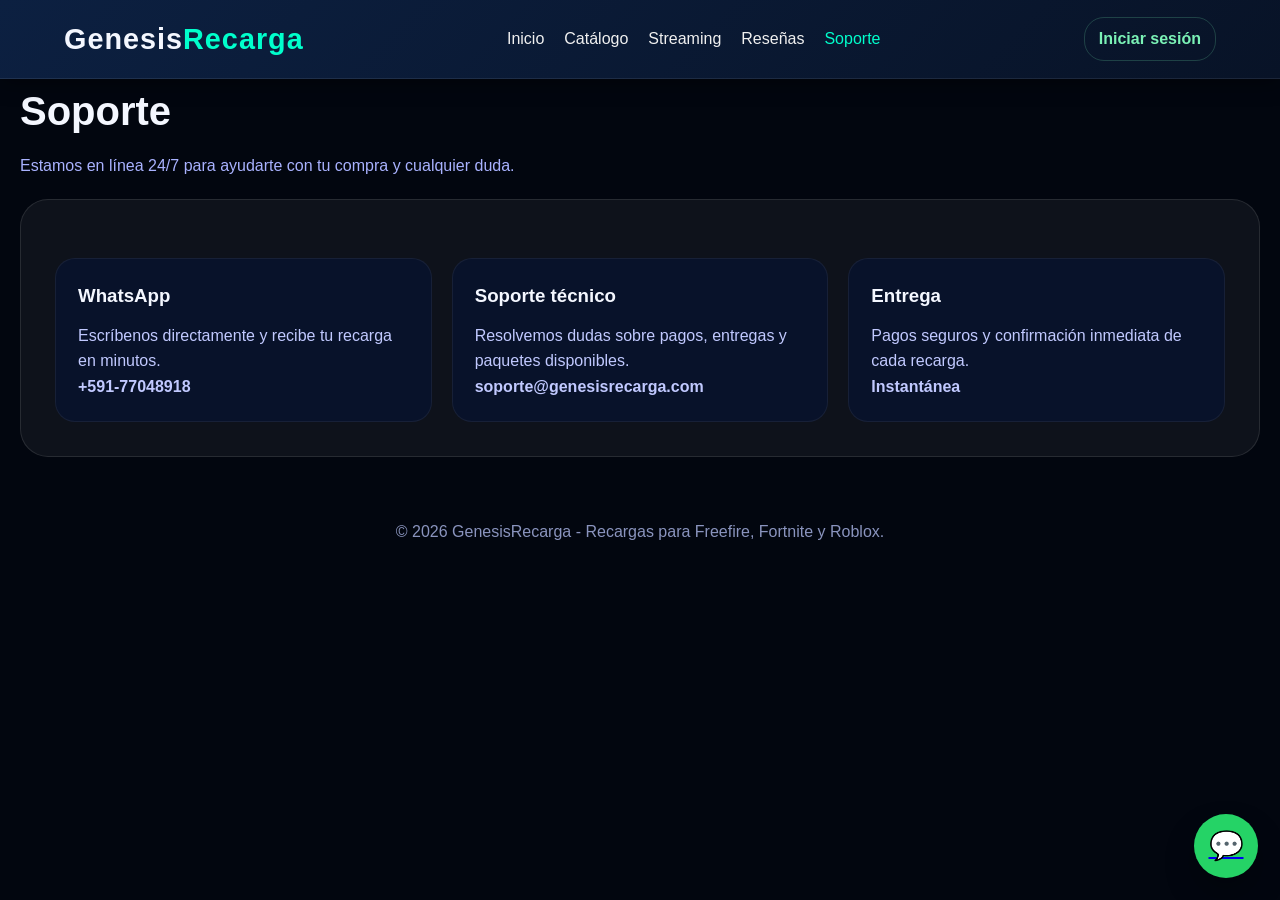
<file: soporte.html>
<!DOCTYPE html>
<html lang="es">
<head>
<meta charset="UTF-8">
<meta name="viewport" content="width=device-width, initial-scale=1.0">
<title>GenesisRecarga - Soporte</title>
<link rel="stylesheet" href="styles.css">
<link rel="stylesheet" href="header.css">
</head>
<body>
<header>
    <div class="navbar">
        <div class="logo">Genesis<span>Recarga</span></div>
        <nav class="menu">
            <a href="inicio.html">Inicio</a>
            <a href="catalogo.html">Catálogo</a>
            <a href="streaming.html">Streaming</a>
            <a href="reseñas.html">Reseñas</a>
            <a href="soporte.html">Soporte</a>
        </nav>
        <div class="nav-right">
    
            <a class="login-btn" id="loginBtn" href="login.html">Iniciar sesión</a>
            <div class="user-menu" id="userMenu">
                <div class="user-profile">
                    <svg class="user-icon" viewBox="0 0 24 24" fill="none" stroke-width="2" stroke-linecap="round" stroke-linejoin="round">
                        <path d="M20 21v-2a4 4 0 0 0-4-4H8a4 4 0 0 0-4 4v2"></path>
                        <circle cx="12" cy="7" r="4"></circle>
                    </svg>
                    <a class="username-text" id="displayUsername" href="perfil.html">Usuario</a>
                </div>
                <button class="logout-btn" id="logoutBtn" title="Cerrar sesión">
                    <svg class="logout-icon" viewBox="0 0 24 24" fill="none" stroke-width="2" stroke-linecap="round" stroke-linejoin="round">
                        <path d="M9 21H5a2 2 0 0 1-2-2V5a2 2 0 0 1 2-2h4"></path>
                        <polyline points="16 17 21 12 16 7"></polyline>
                        <line x1="21" y1="12" x2="9" y2="12"></line>
                    </svg>
                </button>
            </div>
        </div>
    </div>
</header>

<section class="section-title">
    <h2>Soporte</h2>
    <p>Estamos en línea 24/7 para ayudarte con tu compra y cualquier duda.</p>
</section>

<section class="container">
    <div class="contact-box">
        <div class="contact-grid">
            <div class="contact-card">
                <h3>WhatsApp</h3>
                <p>Escríbenos directamente y recibe tu recarga en minutos.</p>
                <p><strong>+591-77048918</strong></p>
            </div>
            <div class="contact-card">
                <h3>Soporte técnico</h3>
                <p>Resolvemos dudas sobre pagos, entregas y paquetes disponibles.</p>
                <p><strong>soporte@genesisrecarga.com</strong></p>
            </div>
            <div class="contact-card">
                <h3>Entrega</h3>
                <p>Pagos seguros y confirmación inmediata de cada recarga.</p>
                <p><strong>Instantánea</strong></p>
            </div>
        </div>
    </div>
</section>

<footer>
    © 2026 GenesisRecarga - Recargas para Freefire, Fortnite y Roblox.
</footer>
<script src="header.js"></script>
<a class="whatsapp-bubble" href="https://wa.me/59177048918" target="_blank" rel="noopener noreferrer" title="Chat WhatsApp">
    <span>💬</span>
</a>

</body>
</html>
</file>
<file: styles.css>
* {
    margin: 0;
    padding: 0;
    box-sizing: border-box;
    font-family: 'Inter', Arial, sans-serif;
}

body {
    background: #02060f;
    color: #f4f7ff;
    line-height: 1.6;
}

html {
    scroll-behavior: smooth;
}

header {
    background: linear-gradient(135deg, #0c2041 0%, #081327 100%);
    border-bottom: 1px solid rgba(255, 255, 255, 0.08);
}

.navbar {
    display: flex;
    justify-content: space-between;
    align-items: center;
    padding: 1rem 5%;
    max-width: 1400px;
    margin: auto;
    flex-wrap: nowrap;
    gap: 20px;
}

.logo {
    font-size: 1.8rem;
    font-weight: 800;
    letter-spacing: 1px;
    white-space: nowrap;
}

.logo span {
    color: #ff5b7f;
}

.menu {
    display: flex;
    gap: 20px;
    flex: 1;
    justify-content: center;
}

.menu a {
    color: #e5e9ff;
    text-decoration: none;
    font-weight: 500;
    transition: color 0.3s;
    white-space: nowrap;
}

.menu a:hover {
    color: #ffb545;
}

.nav-right {
    display: flex;
    gap: 15px;
    align-items: center;
    white-space: nowrap;
}

.search {
    background: rgba(255, 255, 255, 0.05);
    border: 1px solid rgba(255, 255, 255, 0.12);
    border-radius: 20px;
    padding: 8px 15px;
    color: #eef2ff;
    width: 180px;
}

.search::placeholder {
    color: rgba(255, 255, 255, 0.55);
}

.search:focus {
    border-color: #ff5b7f;
    width: 220px;
    }

    .login-btn {
    padding: 8px 14px;
    border-radius: 20px;
    color: #7bf2b6;
    font-weight: 700;
    border: 1px solid rgba(123, 242, 182, 0.2);
    background: transparent;
    text-decoration: none;
    display: inline-flex;
    align-items: center;
    gap: 8px;
    transition: transform 0.2s, background-color 0.2s, border-color 0.2s;
}

.login-btn:hover {
    transform: translateY(-3px);
    background-color: rgba(255,255,255,0.03);
    border-color: rgba(123, 242, 182, 0.35);
}

/* NUEVO BLOQUE HERO */
.hero {
    max-width: 1400px;
    margin: auto;
    padding: 70px 20px;
    display: grid;
    grid-template-columns: 1.2fr 0.8fr;
    gap: 30px;
    align-items: center;
}

.hero-left {
    padding: 40px 0;
}

.hero h1 {
    font-size: clamp(3rem, 5vw, 4.5rem);
    line-height: 0.95;
    letter-spacing: -1px;
    margin-bottom: 20px;
}

.hero p {
    max-width: 620px;
    margin-bottom: 30px;
    color: #c8d0ff;
}

.hero-buttons {
    display: flex;
    gap: 16px;
    flex-wrap: wrap;
}

.btn-primary,
.btn-secondary {
    border: none;
    border-radius: 999px;
    padding: 16px 28px;
    font-weight: 700;
    cursor: pointer;
    transition: transform 0.2s ease, background 0.2s ease;
}

.btn-primary {
    background: #ff5b7f;
    color: #fff;
}

.btn-primary:hover {
    transform: translateY(-2px);
    background: #ff7b99;
}

.btn-secondary {
    background: rgba(255, 255, 255, 0.08);
    color: #e5e9ff;
}

.btn-secondary:hover {
    transform: translateY(-2px);
    background: rgba(255, 255, 255, 0.15);
}

.hero-right {
    text-align: right;
}

.hero-card {
    background: linear-gradient(180deg, rgba(255,255,255,.08) 0%, rgba(255,255,255,.03) 100%);
    border: 1px solid rgba(255,255,255,0.07);
    border-radius: 24px;
    padding: 28px;
    backdrop-filter: blur(12px);
}

.hero-card h2 {
    margin-bottom: 18px;
    font-size: 1.8rem;
}

.hero-card ul {
    list-style: none;
    display: grid;
    gap: 14px;
}

.hero-card li {
    display: flex;
    justify-content: space-between;
    align-items: center;
    background: rgba(255,255,255,0.04);
    padding: 14px 18px;
    border-radius: 18px;
}

.hero-card strong {
    color: #fff;
}

.section-title {
    max-width: 1400px;
    margin: 0 auto 20px;
    padding: 0 20px;
}

.section-title h2 {
    font-size: 2.5rem;
    margin-bottom: 10px;
}

.section-title p {
    color: #a9b2ff;
}

.container {
    max-width: 1400px;
    margin: auto;
    padding: 0 20px 40px;
}

.products {
    display: grid;
    grid-template-columns: repeat(auto-fit, minmax(280px, 1fr));
    gap: 24px;
}

.card {
    background: rgba(255,255,255,0.04);
    border: 1px solid rgba(255,255,255,0.08);
    border-radius: 24px;
    overflow: hidden;
    box-shadow: 0 24px 50px rgba(0, 0, 0, 0.19);
    transition: transform 0.25s ease, border-color 0.25s ease;
}

.card:hover {
    transform: translateY(-8px);
    border-color: rgba(255,255,255,0.18);
}

.card-icon {
    display: flex;
    align-items: center;
    justify-content: center;
    height: 140px;
    background: linear-gradient(180deg, rgba(255,255,255,0.1), rgba(255,255,255,0.02));
}

.card-icon img {
    width: 96px;
    height: 96px;
    object-fit: contain;
}

.card-content {
    padding: 24px;
}

.card h3 {
    margin-bottom: 14px;
    font-size: 1.6rem;
}

.card p {
    color: #b9c2ef;
    margin-bottom: 18px;
}

.price {
    color: #7bf2b6;
    font-size: 2rem;
    font-weight: 800;
    margin-bottom: 18px;
}

.card .btn {
    width: 100%;
    background: #5d7bff;
    border: none;
    color: #fff;
    padding: 14px 18px;
    border-radius: 14px;
    cursor: pointer;
    font-weight: 700;
}

.card .btn:hover {
    background: #758fff;
}

.contact-box {
    background: rgba(255,255,255,0.05);
    border: 1px solid rgba(255,255,255,0.1);
    border-radius: 28px;
    padding: 34px;
}

.contact-grid {
    display: grid;
    grid-template-columns: repeat(auto-fit, minmax(220px, 1fr));
    gap: 20px;
    margin-top: 24px;
}

.contact-card {
    background: #08122a;
    border-radius: 20px;
    padding: 22px;
    border: 1px solid rgba(255,255,255,0.06);
}

.contact-card h3 {
    margin-bottom: 12px;
}

.contact-card p {
    color: #c1c9ff;
}

footer {
    text-align: center;
    padding: 22px 20px 36px;
    color: #8a94be;
}

@media (max-width: 900px) {
    .hero {
        grid-template-columns: 1fr;
        text-align: center;
    }

    .hero-right {
        text-align: center;
    }
}

@media (max-width: 620px) {
    .navbar {
        flex-direction: column;
        gap: 16px;
        align-items: stretch;
    }

    .menu {
        justify-content: center;
        flex-wrap: wrap;
    }

    .nav-right {
        justify-content: center;
    }

    .search {
        width: 100%;
    }
}

.whatsapp-bubble {
    position: fixed;
    right: 22px;
    bottom: 22px;
    width: 64px;
    height: 64px;
    background: #25d366;
    border-radius: 50%;
    display: flex;
    align-items: center;
    justify-content: center;
    box-shadow: 0 16px 30px rgba(0, 0, 0, 0.25);
    transition: transform 0.2s ease, box-shadow 0.2s ease;
    z-index: 999;
}

.whatsapp-bubble:hover {
    transform: translateY(-4px);
    box-shadow: 0 20px 36px rgba(0, 0, 0, 0.28);
}

.whatsapp-bubble span {
    display: block;
    color: #fff;
    font-size: 28px;
    line-height: 1;
}


/* ===== TARJETAS DE JUEGOS TIPO FREE FIRE ===== */
.game-card{
    background: #1a1a1a;
    border-radius: 12px;
    overflow: hidden;
    text-align: center;
    cursor: pointer;
    transition: transform .3s ease;
    box-shadow: 0 12px 25px rgba(0,0,0,.25);
}

.game-card:hover{
    transform: translateY(-6px);
}

.game-card img{
    width: 100%;
    height: 320px;
    object-fit: cover;
    display: block;
}

.game-card h3{
    color: #ffffff;
    font-size: 18px;
    font-weight: 500;
    padding: 14px;
    margin: 0;
}
</file>
<file: header.css>
:root {
    --header-bg: rgba(20, 22, 34, 0.95);
    --header-border: rgba(255, 255, 255, 0.08);
    --header-text: #f0f0f0;
    --header-accent: #00ffcc;
    --header-muted: #a0a5c0;
}

header {
    background-color: var(--header-bg);
    backdrop-filter: blur(10px);
    position: sticky;
    top: 0;
    z-index: 100;
    box-shadow: 0 4px 20px rgba(0, 0, 0, 0.4);
}

.navbar {
    display: flex;
    justify-content: space-between;
    align-items: center;
    padding: 1rem 5%;
    max-width: 1400px;
    margin: 0 auto;
    flex-wrap: nowrap;
    gap: 20px;
}

.logo {
    font-size: 1.8rem;
    font-weight: 800;
    letter-spacing: 1px;
    white-space: nowrap;
}

.logo span {
    color: var(--header-accent);
}

.menu {
    display: flex;
    gap: 20px;
    flex: 1;
    justify-content: center;
}

.menu a {
    color: var(--header-text);
    text-decoration: none;
    font-weight: 500;
    transition: color 0.3s;
    white-space: nowrap;
}

.menu a:hover,
.menu a.active {
    color: var(--header-accent);
}

.nav-right {
    display: flex;
    align-items: center;
    gap: 15px;
    white-space: nowrap;
}

.navbar .search {
    background-color: #2a2e42;
    border: 1px solid #3d4360;
    color: white;
    padding: 8px 15px;
    border-radius: 20px;
    outline: none;
    transition: border-color 0.3s;
    width: 180px;
}

.navbar .search::placeholder {
    color: rgba(255, 255, 255, 0.55);
}

.navbar .search:focus {
    border-color: var(--header-accent);
    width: 220px;
}

.login-btn {
    padding: 8px 14px;
    border-radius: 20px;
    color: #7bf2b6;
    font-weight: 700;
    border: 1px solid rgba(123, 242, 182, 0.2);
    background: transparent;
    text-decoration: none;
    display: inline-flex;
    align-items: center;
    gap: 8px;
}

.user-menu {
    display: none;
    align-items: center;
    gap: 10px;
    background-color: #0b151e;
    padding: 6px 12px;
    border-radius: 8px;
    color: var(--header-accent);
    font-weight: 500;
    border: 1px solid #162a3c;
}

.user-profile {
    display: flex;
    align-items: center;
    gap: 10px;
}

.user-icon {
    width: 20px;
    height: 20px;
    stroke: var(--header-accent);
}

.username-text {
    color: var(--header-accent);
    text-decoration: none;
    max-width: 100px;
    overflow: hidden;
    text-overflow: ellipsis;
    white-space: nowrap;
}

.logout-btn {
    background-color: transparent;
    border: 1px solid #162a3c;
    border-radius: 8px;
    padding: 6px 10px;
    color: #a0a5c0;
    cursor: pointer;
    display: flex;
    align-items: center;
    justify-content: center;
    transition: all 0.2s;
}

.logout-btn:hover {
    background-color: #1a2236;
    color: #fff;
    border-color: #2d3748;
}

.logout-icon {
    width: 18px;
    height: 18px;
    stroke: #a0a5c0;
}

@media (max-width: 768px) {
    .navbar {
        flex-direction: column;
        text-align: center;
    }
    .nav-right {
        width: 100%;
        flex-direction: column;
    }
    .search {
        width: 100%;
    }
}
</file>
